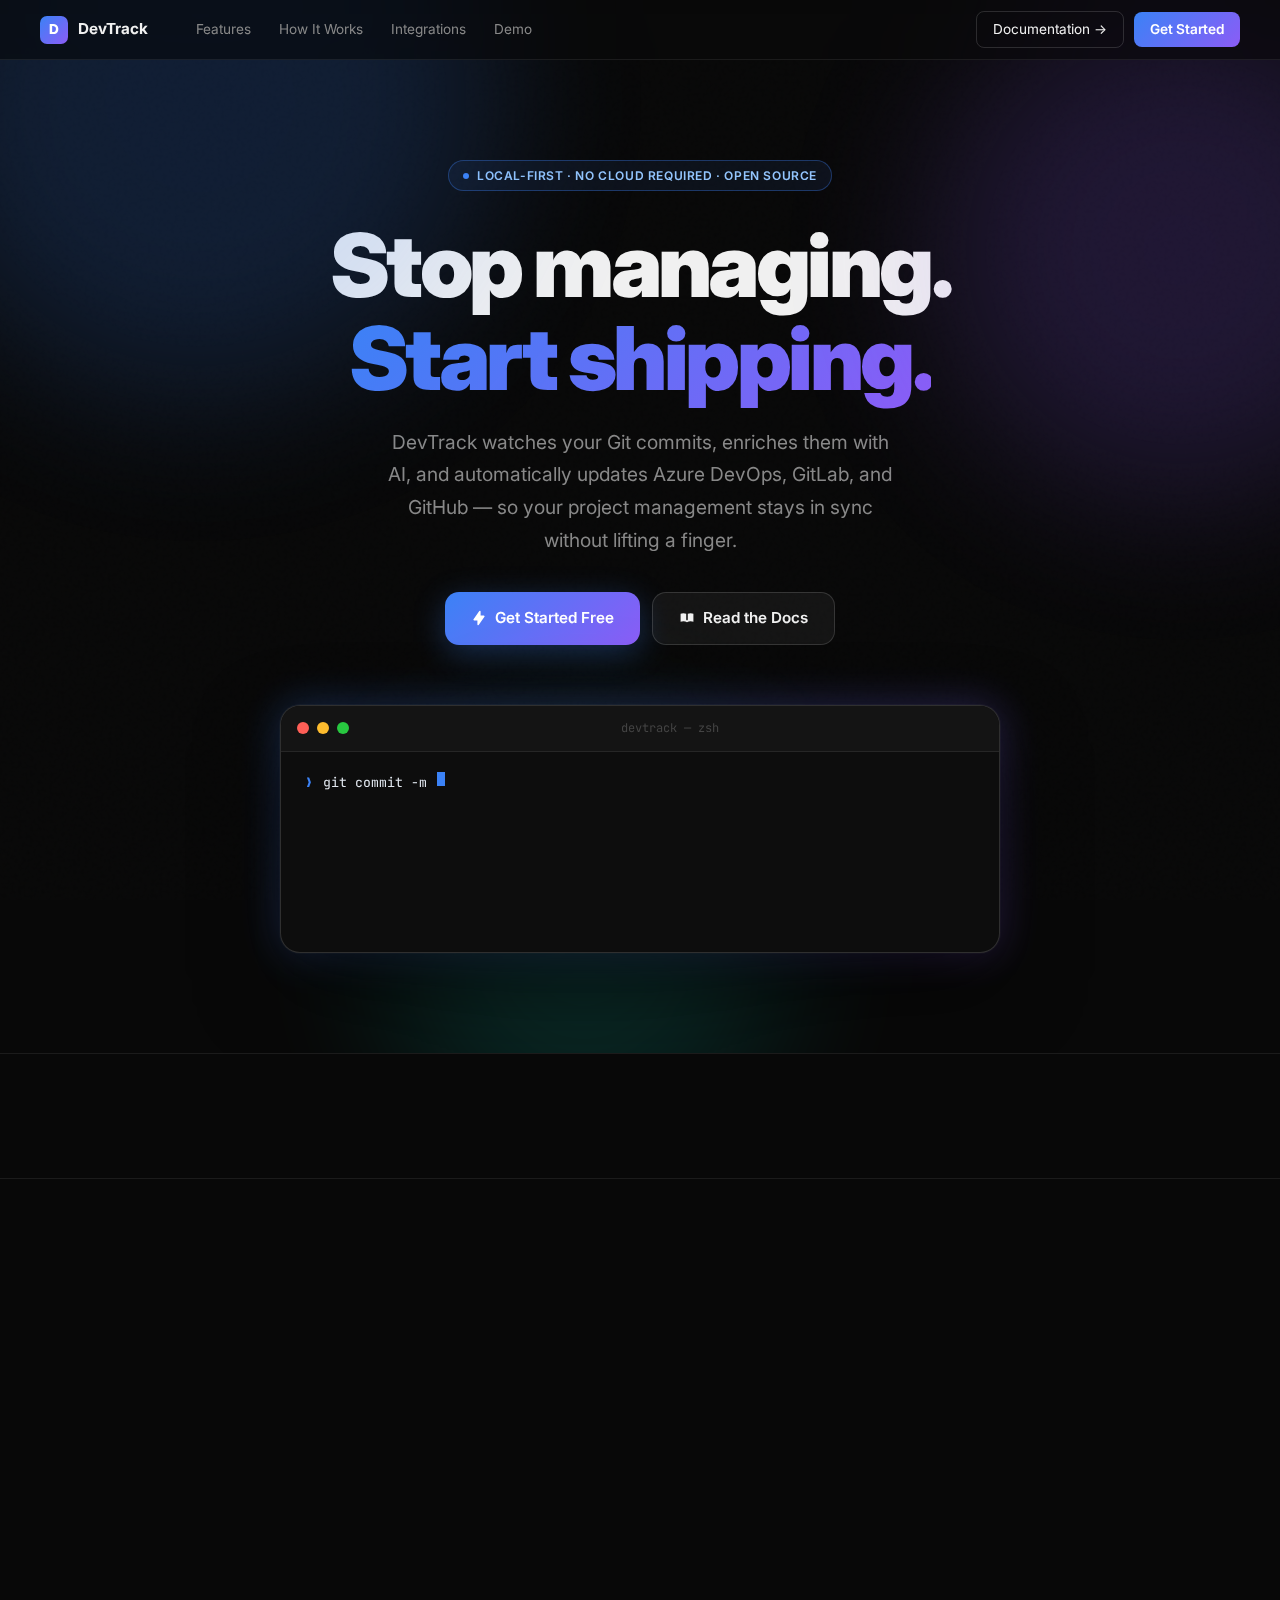
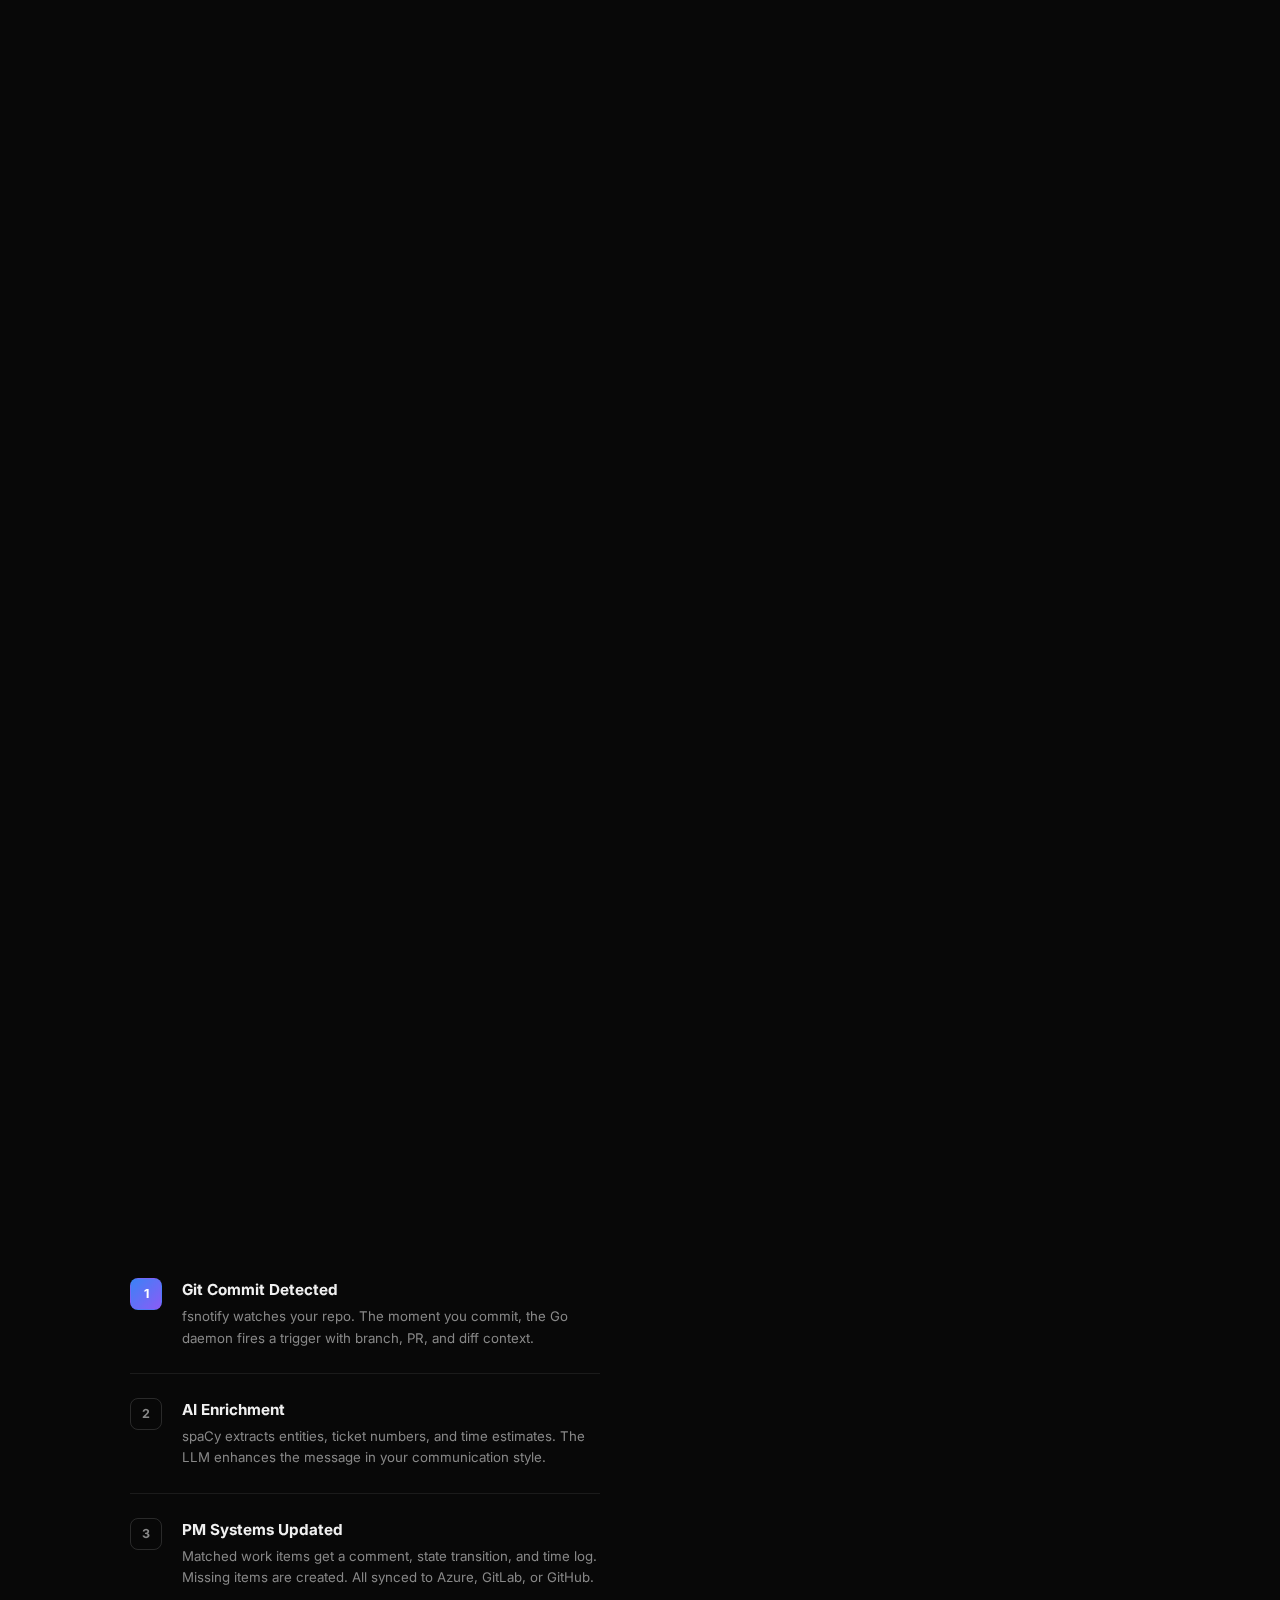
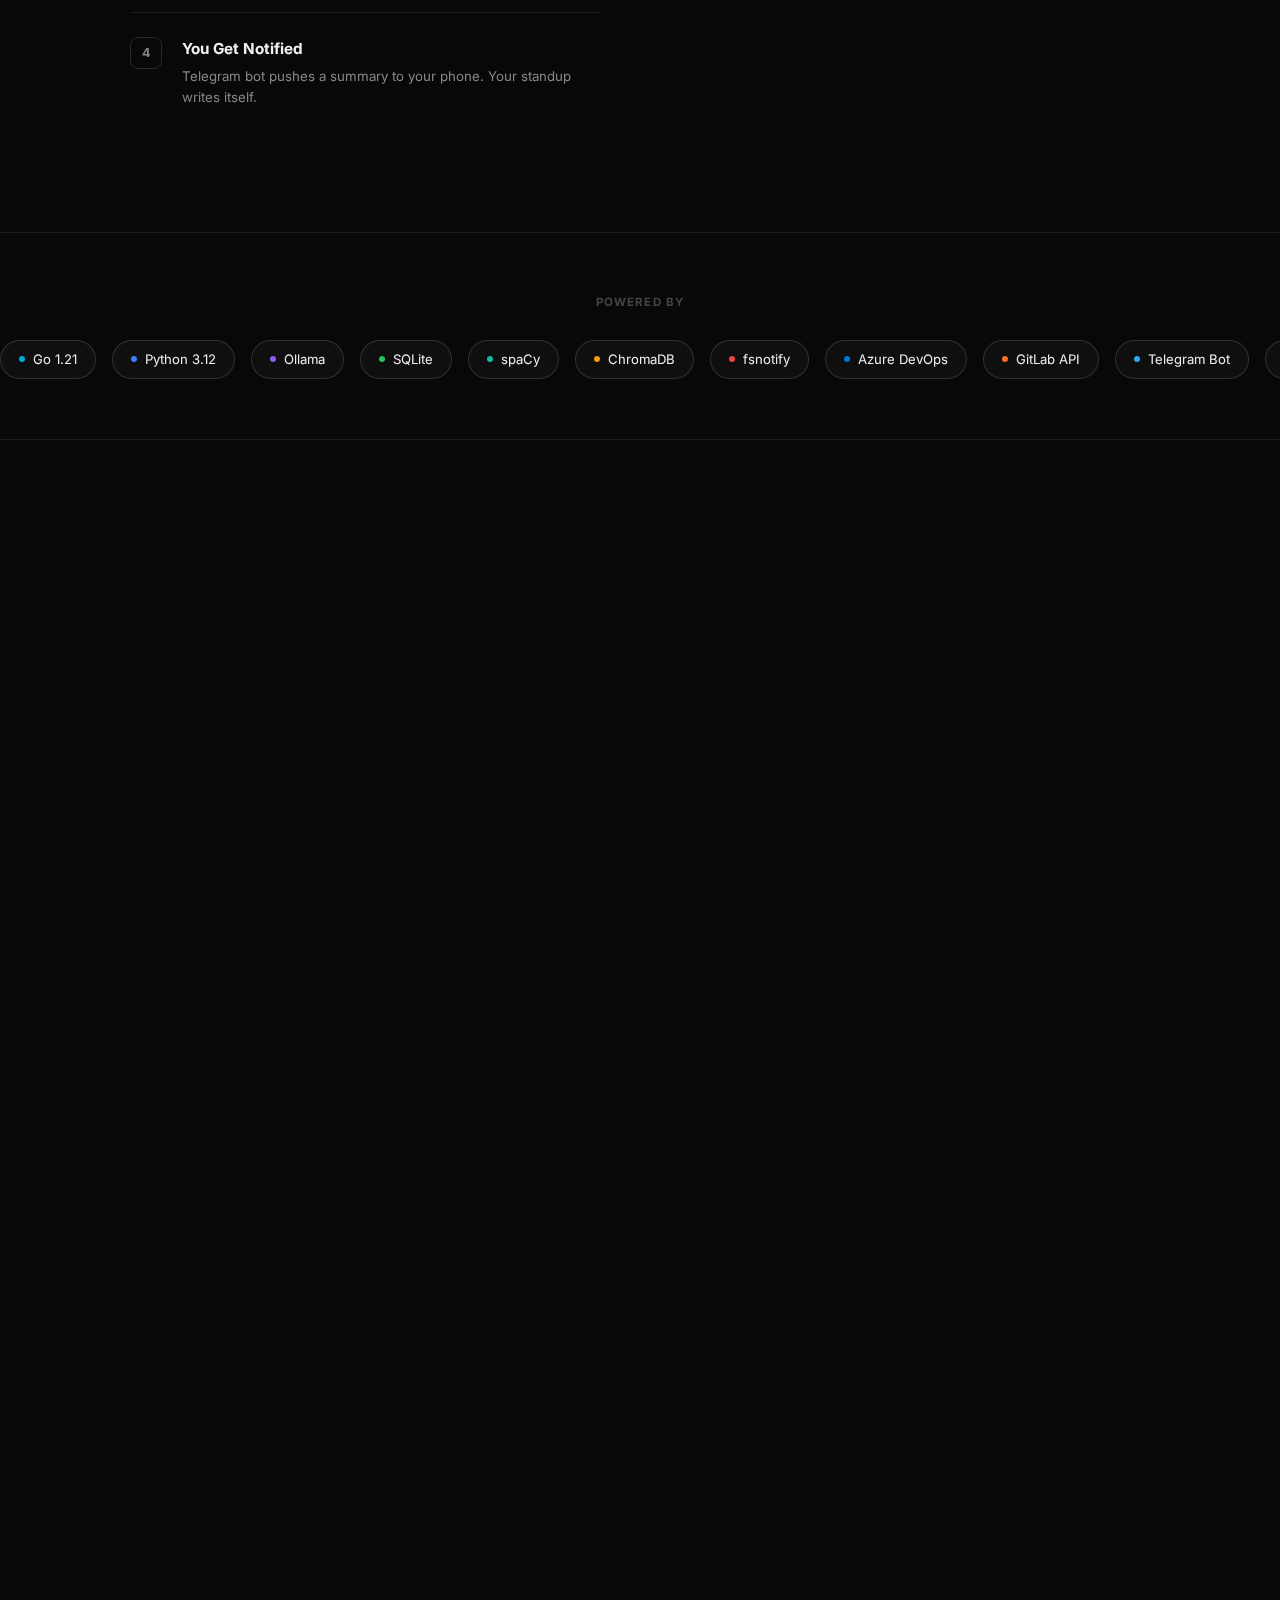
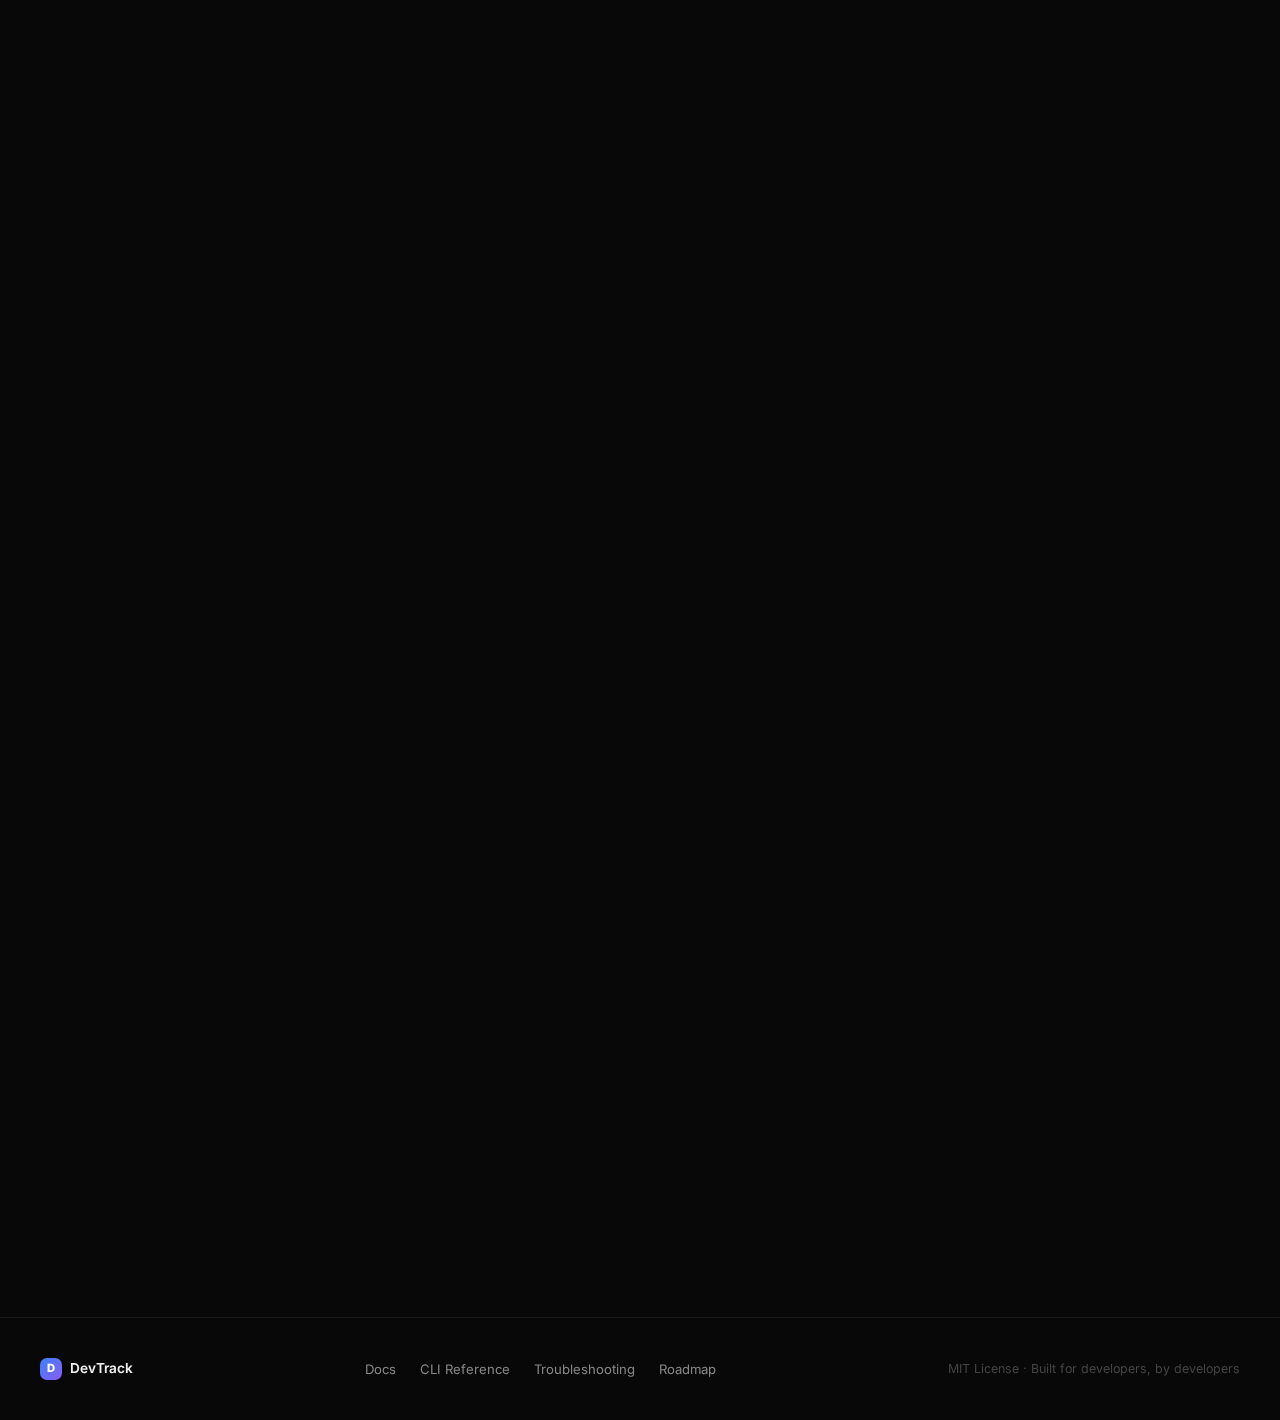
<file: wiki/landing.html>
<!DOCTYPE html>
<html lang="en">
<head>
  <meta charset="UTF-8" />
  <meta name="viewport" content="width=device-width, initial-scale=1.0" />
  <title>DevTrack — Developer Automation Platform</title>
  <link rel="preconnect" href="https://fonts.googleapis.com" />
  <link rel="preconnect" href="https://fonts.gstatic.com" crossorigin />
  <link href="https://fonts.googleapis.com/css2?family=Inter:wght@400;500;600;700;800;900&family=JetBrains+Mono:wght@400;500&display=swap" rel="stylesheet" />
  <style>
    /* ── Reset ───────────────────────────────────────────────────────── */
    *, *::before, *::after { box-sizing: border-box; margin: 0; padding: 0; }
    html { scroll-behavior: smooth; }

    :root {
      --sans: 'Inter', system-ui, sans-serif;
      --mono: 'JetBrains Mono', monospace;
      --bg: #080808;
      --bg1: #0f0f0f;
      --bg2: #161616;
      --bg3: #1e1e1e;
      --border: rgba(255,255,255,.08);
      --border2: rgba(255,255,255,.14);
      --text: #f0f0f0;
      --muted: #888;
      --faint: #444;
      --blue: #3b82f6;
      --violet: #8b5cf6;
      --teal: #14b8a6;
      --green: #22c55e;
      --amber: #f59e0b;
      --grad: linear-gradient(135deg, #3b82f6 0%, #8b5cf6 100%);
      --grad2: linear-gradient(135deg, #8b5cf6 0%, #14b8a6 100%);
      --radius: 8px;
      --radius-lg: 14px;
      --radius-xl: 20px;
      --glow: 0 0 60px rgba(59,130,246,.15);
    }

    body {
      font-family: var(--sans);
      background: var(--bg);
      color: var(--text);
      line-height: 1.6;
      -webkit-font-smoothing: antialiased;
      overflow-x: hidden;
    }

    /* ── Typography ──────────────────────────────────────────────────── */
    .grad-text {
      background: var(--grad);
      -webkit-background-clip: text;
      -webkit-text-fill-color: transparent;
      background-clip: text;
    }
    .grad-text2 {
      background: var(--grad2);
      -webkit-background-clip: text;
      -webkit-text-fill-color: transparent;
      background-clip: text;
    }

    /* ── Noise overlay ───────────────────────────────────────────────── */
    body::before {
      content: '';
      position: fixed; inset: 0; z-index: 0; pointer-events: none;
      background-image: url("data:image/svg+xml,%3Csvg viewBox='0 0 256 256' xmlns='http://www.w3.org/2000/svg'%3E%3Cfilter id='n'%3E%3CfeTurbulence type='fractalNoise' baseFrequency='0.9' numOctaves='4' stitchTiles='stitch'/%3E%3C/filter%3E%3Crect width='100%25' height='100%25' filter='url(%23n)' opacity='0.04'/%3E%3C/svg%3E");
      opacity: .4;
    }

    /* ── Glow orbs ───────────────────────────────────────────────────── */
    .orb {
      position: absolute; border-radius: 50%; pointer-events: none;
      filter: blur(80px); opacity: .18;
    }
    .orb-1 { width: 600px; height: 600px; background: var(--blue); top: -200px; left: -100px; }
    .orb-2 { width: 500px; height: 500px; background: var(--violet); top: 0; right: -150px; }
    .orb-3 { width: 400px; height: 400px; background: var(--teal); bottom: -100px; left: 30%; }

    /* ── Nav ─────────────────────────────────────────────────────────── */
    nav {
      position: fixed; top: 0; left: 0; right: 0; z-index: 999;
      height: 60px;
      display: flex; align-items: center;
      padding: 0 40px;
      background: rgba(8,8,8,.7);
      backdrop-filter: blur(20px) saturate(1.6);
      border-bottom: 1px solid var(--border);
      transition: background .3s;
    }
    .nav-brand { display: flex; align-items: center; gap: 10px; text-decoration: none; }
    .nav-logo {
      width: 28px; height: 28px; border-radius: 7px;
      background: var(--grad); display: flex; align-items: center;
      justify-content: center; font-weight: 800; font-size: .85rem;
      color: white;
    }
    .nav-name { font-weight: 700; font-size: .95rem; color: var(--text); }
    .nav-links { display: flex; gap: 28px; margin-left: 48px; }
    .nav-links a {
      font-size: .85rem; color: var(--muted); text-decoration: none;
      transition: color .15s;
    }
    .nav-links a:hover { color: var(--text); }
    .nav-right { margin-left: auto; display: flex; gap: 10px; align-items: center; }
    .btn-ghost {
      padding: 7px 16px; border-radius: var(--radius);
      border: 1px solid var(--border2); background: transparent;
      color: var(--text); font-family: var(--sans); font-size: .85rem;
      cursor: pointer; text-decoration: none; transition: all .15s;
    }
    .btn-ghost:hover { background: rgba(255,255,255,.06); border-color: rgba(255,255,255,.25); }
    .btn-primary {
      padding: 7px 16px; border-radius: var(--radius);
      background: var(--grad); color: white;
      font-family: var(--sans); font-size: .85rem; font-weight: 600;
      cursor: pointer; text-decoration: none; border: none;
      transition: opacity .15s, transform .1s;
    }
    .btn-primary:hover { opacity: .9; transform: translateY(-1px); }

    /* ── Hero ────────────────────────────────────────────────────────── */
    .hero {
      position: relative; overflow: hidden;
      padding: 160px 40px 100px;
      display: flex; flex-direction: column; align-items: center;
      text-align: center; min-height: 100vh;
    }
    .hero-badge {
      display: inline-flex; align-items: center; gap: 8px;
      padding: 5px 14px; border-radius: 99px;
      border: 1px solid rgba(59,130,246,.35);
      background: rgba(59,130,246,.08);
      font-size: .75rem; font-weight: 600; letter-spacing: .05em;
      text-transform: uppercase; color: #93c5fd;
      margin-bottom: 28px;
      animation: fadeSlideUp .6s ease both;
    }
    .hero-badge .dot {
      width: 6px; height: 6px; border-radius: 50%;
      background: var(--blue); animation: pulse 2s infinite;
    }
    @keyframes pulse {
      0%, 100% { opacity: 1; }
      50% { opacity: .3; }
    }

    .hero-title {
      font-size: clamp(2.8rem, 7vw, 5.5rem);
      font-weight: 900; line-height: 1.06;
      letter-spacing: -.04em;
      max-width: 900px;
      animation: fadeSlideUp .6s .1s ease both;
    }
    .hero-sub {
      font-size: clamp(1rem, 2.5vw, 1.2rem); color: var(--muted);
      max-width: 520px; margin: 20px auto 36px;
      line-height: 1.7;
      animation: fadeSlideUp .6s .2s ease both;
    }
    .hero-cta {
      display: flex; gap: 12px; flex-wrap: wrap; justify-content: center;
      animation: fadeSlideUp .6s .3s ease both;
    }
    .btn-hero {
      display: inline-flex; align-items: center; gap: 8px;
      padding: 13px 26px; border-radius: var(--radius-lg);
      font-family: var(--sans); font-size: .95rem; font-weight: 600;
      cursor: pointer; text-decoration: none; transition: all .15s;
    }
    .btn-hero-primary {
      background: var(--grad); color: white; border: none;
      box-shadow: 0 8px 32px rgba(59,130,246,.3);
    }
    .btn-hero-primary:hover { transform: translateY(-2px); box-shadow: 0 12px 40px rgba(59,130,246,.4); }
    .btn-hero-secondary {
      background: rgba(255,255,255,.05); color: var(--text);
      border: 1px solid var(--border2);
    }
    .btn-hero-secondary:hover { background: rgba(255,255,255,.09); border-color: rgba(255,255,255,.25); }

    /* ── Terminal ─────────────────────────────────────────────────────── */
    .hero-terminal-wrap {
      margin-top: 60px; width: 100%; max-width: 720px;
      animation: fadeSlideUp .7s .4s ease both;
      position: relative;
    }
    .hero-terminal-wrap::before {
      content: '';
      position: absolute; inset: -1px; border-radius: calc(var(--radius-xl) + 1px);
      background: var(--grad); opacity: .3; z-index: -1;
      filter: blur(20px);
    }
    .terminal {
      background: #0d0d0d; border: 1px solid var(--border2);
      border-radius: var(--radius-xl); overflow: hidden;
      box-shadow: 0 32px 80px rgba(0,0,0,.6), 0 0 0 1px rgba(255,255,255,.04);
    }
    .term-topbar {
      display: flex; align-items: center; gap: 8px;
      padding: 13px 16px; background: #141414;
      border-bottom: 1px solid var(--border);
    }
    .term-dot { width: 12px; height: 12px; border-radius: 50%; }
    .term-dot-r { background: #ff5f57; }
    .term-dot-y { background: #febc2e; }
    .term-dot-g { background: #28c840; }
    .term-title { margin-left: auto; margin-right: auto; font-family: var(--mono); font-size: .75rem; color: var(--faint); }
    .term-body { padding: 20px 24px; font-family: var(--mono); font-size: .82rem; line-height: 1.7; text-align: left; min-height: 200px; }
    .term-line { display: flex; gap: 10px; }
    .term-prompt { color: #3b82f6; font-weight: 500; flex-shrink: 0; }
    .term-cmd { color: #e2e8f0; }
    .term-out { color: var(--muted); padding-left: 0; }
    .term-success { color: #22c55e; }
    .term-info { color: #8b5cf6; }
    .term-warn { color: #f59e0b; }
    .term-cursor { display: inline-block; width: 8px; height: 14px; background: #3b82f6; animation: blink 1s infinite; vertical-align: middle; }
    @keyframes blink { 0%, 100% { opacity: 1; } 50% { opacity: 0; } }

    /* ── Animations ──────────────────────────────────────────────────── */
    @keyframes fadeSlideUp {
      from { opacity: 0; transform: translateY(20px); }
      to   { opacity: 1; transform: translateY(0); }
    }
    .reveal {
      opacity: 0; transform: translateY(24px);
      transition: opacity .6s ease, transform .6s ease;
    }
    .reveal.visible { opacity: 1; transform: translateY(0); }
    .reveal-delay-1 { transition-delay: .1s; }
    .reveal-delay-2 { transition-delay: .2s; }
    .reveal-delay-3 { transition-delay: .3s; }
    .reveal-delay-4 { transition-delay: .4s; }

    /* ── Section ─────────────────────────────────────────────────────── */
    section { position: relative; z-index: 1; }
    .container { max-width: 1100px; margin: 0 auto; padding: 0 40px; }
    .section-label {
      font-size: .72rem; font-weight: 700; letter-spacing: .1em;
      text-transform: uppercase; color: var(--blue);
      margin-bottom: 12px;
    }
    .section-title {
      font-size: clamp(1.8rem, 4vw, 2.8rem);
      font-weight: 800; letter-spacing: -.04em;
      line-height: 1.15;
    }
    .section-sub {
      font-size: 1rem; color: var(--muted); margin-top: 12px;
      max-width: 480px; line-height: 1.65;
    }

    /* ── Proof Strip ─────────────────────────────────────────────────── */
    .proof-strip {
      padding: 28px 40px;
      border-top: 1px solid var(--border);
      border-bottom: 1px solid var(--border);
      display: flex; justify-content: center; gap: 60px;
      flex-wrap: wrap;
    }
    .proof-item { text-align: center; }
    .proof-num { font-size: 1.8rem; font-weight: 800; letter-spacing: -.04em; }
    .proof-label { font-size: .78rem; color: var(--muted); margin-top: 2px; }

    /* ── Feature Grid ────────────────────────────────────────────────── */
    .features-section { padding: 100px 0; }
    .features-header { text-align: center; margin-bottom: 60px; }
    .features-header .section-sub { margin: 12px auto 0; }

    .features-grid {
      display: grid; grid-template-columns: repeat(3, 1fr);
      gap: 16px;
    }
    .feat-card {
      background: var(--bg1); border: 1px solid var(--border);
      border-radius: var(--radius-lg); padding: 28px;
      position: relative; overflow: hidden;
      transition: border-color .2s, transform .2s, box-shadow .2s;
      cursor: default;
    }
    .feat-card::before {
      content: ''; position: absolute;
      inset: 0; border-radius: inherit;
      background: var(--grad); opacity: 0;
      transition: opacity .2s;
    }
    .feat-card:hover { transform: translateY(-3px); border-color: rgba(59,130,246,.4); box-shadow: 0 12px 40px rgba(59,130,246,.1); }
    .feat-card:hover::before { opacity: .04; }
    .feat-card.large { grid-column: span 2; }
    .feat-icon {
      width: 40px; height: 40px; border-radius: 10px;
      display: flex; align-items: center; justify-content: center;
      font-size: 1.2rem; margin-bottom: 16px;
    }
    .feat-title { font-size: 1rem; font-weight: 700; margin-bottom: 8px; letter-spacing: -.02em; }
    .feat-desc { font-size: .85rem; color: var(--muted); line-height: 1.65; }
    .feat-tag {
      display: inline-block; margin-top: 12px;
      font-size: .7rem; font-weight: 600; letter-spacing: .05em;
      text-transform: uppercase; padding: 3px 9px; border-radius: 99px;
      border: 1px solid; opacity: .7;
    }

    /* ── How It Works ─────────────────────────────────────────────────── */
    .how-section { padding: 100px 0; }
    .how-inner { display: grid; grid-template-columns: 1fr 1fr; gap: 80px; align-items: center; }
    .how-steps { display: flex; flex-direction: column; gap: 0; }
    .how-step {
      display: flex; gap: 20px; padding: 24px 0;
      border-bottom: 1px solid var(--border);
      transition: all .15s; cursor: default;
    }
    .how-step:last-child { border-bottom: none; }
    .how-step-num {
      width: 32px; height: 32px; border-radius: 8px;
      display: flex; align-items: center; justify-content: center;
      font-size: .78rem; font-weight: 700; flex-shrink: 0;
      border: 1px solid var(--border2); color: var(--muted);
      transition: all .15s;
    }
    .how-step.active .how-step-num {
      background: var(--grad); border-color: transparent; color: white;
    }
    .how-step-body h4 { font-size: .95rem; font-weight: 700; margin-bottom: 4px; }
    .how-step-body p { font-size: .83rem; color: var(--muted); line-height: 1.6; }

    .how-visual {
      background: var(--bg1); border: 1px solid var(--border2);
      border-radius: var(--radius-xl); overflow: hidden;
      position: relative;
    }
    .how-visual::before {
      content: ''; position: absolute; inset: 0;
      background: radial-gradient(ellipse at 50% 0%, rgba(59,130,246,.1) 0%, transparent 70%);
    }

    /* ── Integrations ────────────────────────────────────────────────── */
    .integrations-section { padding: 100px 0; }
    .integrations-grid { display: grid; grid-template-columns: repeat(4, 1fr); gap: 12px; margin-top: 48px; }
    .integration-card {
      background: var(--bg1); border: 1px solid var(--border);
      border-radius: var(--radius-lg); padding: 24px 20px;
      text-align: center; transition: all .2s;
    }
    .integration-card:hover { border-color: var(--border2); background: var(--bg2); transform: translateY(-2px); }
    .integration-logo { font-size: 2rem; margin-bottom: 10px; }
    .integration-name { font-size: .88rem; font-weight: 600; }
    .integration-desc { font-size: .75rem; color: var(--muted); margin-top: 4px; }

    /* ── Marquee / Tech stack ────────────────────────────────────────── */
    .marquee-section { padding: 60px 0; overflow: hidden; border-top: 1px solid var(--border); border-bottom: 1px solid var(--border); }
    .marquee-label { text-align: center; font-size: .72rem; font-weight: 700; letter-spacing: .1em; text-transform: uppercase; color: var(--faint); margin-bottom: 28px; }
    .marquee-track { display: flex; gap: 16px; animation: marquee 30s linear infinite; width: max-content; }
    .marquee-track:hover { animation-play-state: paused; }
    @keyframes marquee { to { transform: translateX(-50%); } }
    .tech-pill {
      display: inline-flex; align-items: center; gap: 8px;
      padding: 8px 18px; border-radius: 99px;
      border: 1px solid var(--border2); background: var(--bg1);
      font-size: .82rem; white-space: nowrap;
      transition: border-color .15s;
    }
    .tech-pill:hover { border-color: var(--border2); }
    .tech-dot { width: 6px; height: 6px; border-radius: 50%; flex-shrink: 0; }

    /* ── Demo Section ────────────────────────────────────────────────── */
    .demo-section { padding: 100px 0; }
    .demo-grid { display: grid; grid-template-columns: 1fr 1fr; gap: 24px; margin-top: 48px; }
    .demo-item {
      background: var(--bg1); border: 1px solid var(--border);
      border-radius: var(--radius-lg); overflow: hidden;
    }
    .demo-item-header {
      display: flex; align-items: center; gap: 10px;
      padding: 14px 18px; border-bottom: 1px solid var(--border);
      background: var(--bg2);
    }
    .demo-item-icon { font-size: 1rem; }
    .demo-item-title { font-size: .85rem; font-weight: 600; }
    .demo-item-body { padding: 18px; font-family: var(--mono); font-size: .79rem; line-height: 1.75; color: var(--muted); }
    .demo-item-body .hl { color: var(--text); }
    .demo-item-body .ok { color: #22c55e; }
    .demo-item-body .info { color: #3b82f6; }
    .demo-item-body .warn { color: #f59e0b; }
    .demo-item-body .cmd { color: #8b5cf6; }

    /* ── Callout ─────────────────────────────────────────────────────── */
    .callout-section {
      padding: 100px 0;
    }
    .callout-box {
      background: var(--bg1); border: 1px solid var(--border2);
      border-radius: var(--radius-xl); padding: 64px;
      text-align: center; position: relative; overflow: hidden;
    }
    .callout-box::before {
      content: ''; position: absolute; inset: 0;
      background: radial-gradient(ellipse at 50% 0%, rgba(139,92,246,.12) 0%, transparent 60%);
    }
    .callout-box h2 { font-size: clamp(2rem, 4vw, 3rem); font-weight: 900; letter-spacing: -.04em; line-height: 1.1; position: relative; }
    .callout-box p { color: var(--muted); margin: 16px auto 36px; max-width: 440px; font-size: .95rem; line-height: 1.65; position: relative; }
    .callout-cta { display: flex; gap: 12px; justify-content: center; position: relative; }

    /* ── Footer ──────────────────────────────────────────────────────── */
    footer {
      padding: 40px; border-top: 1px solid var(--border);
      display: flex; align-items: center; justify-content: space-between;
      flex-wrap: wrap; gap: 16px;
    }
    footer .footer-brand { display: flex; align-items: center; gap: 8px; font-size: .85rem; font-weight: 600; }
    footer .footer-links { display: flex; gap: 24px; }
    footer .footer-links a { font-size: .82rem; color: var(--muted); text-decoration: none; transition: color .15s; }
    footer .footer-links a:hover { color: var(--text); }
    footer .footer-copy { font-size: .78rem; color: var(--faint); }

    /* ── Scrollbar ───────────────────────────────────────────────────── */
    ::-webkit-scrollbar { width: 6px; }
    ::-webkit-scrollbar-track { background: transparent; }
    ::-webkit-scrollbar-thumb { background: #222; border-radius: 99px; }

    /* ── Responsive ──────────────────────────────────────────────────── */
    @media (max-width: 900px) {
      nav { padding: 0 20px; }
      .nav-links { display: none; }
      .hero { padding: 120px 20px 80px; }
      .container { padding: 0 20px; }
      .features-grid { grid-template-columns: 1fr; }
      .feat-card.large { grid-column: auto; }
      .how-inner { grid-template-columns: 1fr; gap: 40px; }
      .integrations-grid { grid-template-columns: repeat(2, 1fr); }
      .demo-grid { grid-template-columns: 1fr; }
      .proof-strip { gap: 32px; }
      .callout-box { padding: 40px 24px; }
      footer { flex-direction: column; text-align: center; }
    }
  </style>
</head>
<body>

<!-- ── Nav ───────────────────────────────────────────────────────────────── -->
<nav id="navbar">
  <a class="nav-brand" href="#">
    <div class="nav-logo">D</div>
    <span class="nav-name">DevTrack</span>
  </a>
  <div class="nav-links">
    <a href="#features">Features</a>
    <a href="#how">How It Works</a>
    <a href="#integrations">Integrations</a>
    <a href="#demo">Demo</a>
  </div>
  <div class="nav-right">
    <a class="btn-ghost" href="index.html">Documentation →</a>
    <a class="btn-primary" href="index.html#QUICK_START">Get Started</a>
  </div>
</nav>

<!-- ── Hero ──────────────────────────────────────────────────────────────── -->
<section class="hero">
  <div class="orb orb-1"></div>
  <div class="orb orb-2"></div>
  <div class="orb orb-3"></div>

  <div class="hero-badge">
    <span class="dot"></span>
    Local-First · No Cloud Required · Open Source
  </div>

  <h1 class="hero-title">
    Stop managing.<br>
    <span class="grad-text">Start shipping.</span>
  </h1>

  <p class="hero-sub">
    DevTrack watches your Git commits, enriches them with AI, and automatically updates Azure DevOps, GitLab, and GitHub — so your project management stays in sync without lifting a finger.
  </p>

  <div class="hero-cta">
    <a class="btn-hero btn-hero-primary" href="index.html#QUICK_START">
      <svg width="16" height="16" viewBox="0 0 20 20" fill="currentColor"><path fill-rule="evenodd" d="M11.3 1.046A1 1 0 0112 2v5h4a1 1 0 01.82 1.573l-7 10A1 1 0 018 18v-5H4a1 1 0 01-.82-1.573l7-10a1 1 0 011.12-.38z" clip-rule="evenodd"/></svg>
      Get Started Free
    </a>
    <a class="btn-hero btn-hero-secondary" href="index.html">
      <svg width="16" height="16" viewBox="0 0 20 20" fill="currentColor"><path d="M9 4.804A7.968 7.968 0 005.5 4c-1.255 0-2.443.29-3.5.804v10A7.969 7.969 0 015.5 14c1.669 0 3.218.51 4.5 1.385A7.962 7.962 0 0114.5 14c1.255 0 2.443.29 3.5.804v-10A7.968 7.968 0 0014.5 4c-1.255 0-2.443.29-3.5.804V12a1 1 0 11-2 0V4.804z"/></svg>
      Read the Docs
    </a>
  </div>

  <div class="hero-terminal-wrap">
    <div class="terminal">
      <div class="term-topbar">
        <div class="term-dot term-dot-r"></div>
        <div class="term-dot term-dot-y"></div>
        <div class="term-dot term-dot-g"></div>
        <span class="term-title">devtrack — zsh</span>
      </div>
      <div class="term-body" id="termBody">
        <div class="term-line"><span class="term-prompt">❯</span><span class="term-cmd" id="termCmd"></span><span class="term-cursor" id="termCursor"></span></div>
        <div id="termOutput"></div>
      </div>
    </div>
  </div>
</section>

<!-- ── Proof Strip ────────────────────────────────────────────────────────── -->
<div class="proof-strip">
  <div class="proof-item reveal">
    <div class="proof-num grad-text">100%</div>
    <div class="proof-label">Local — your data stays on your machine</div>
  </div>
  <div class="proof-item reveal reveal-delay-1">
    <div class="proof-num grad-text">3+</div>
    <div class="proof-label">PM integrations (Azure, GitLab, GitHub)</div>
  </div>
  <div class="proof-item reveal reveal-delay-2">
    <div class="proof-num grad-text">0</div>
    <div class="proof-label">Manual status updates needed</div>
  </div>
  <div class="proof-item reveal reveal-delay-3">
    <div class="proof-num grad-text">∞</div>
    <div class="proof-label">Works offline, syncs when back online</div>
  </div>
</div>

<!-- ── Features ───────────────────────────────────────────────────────────── -->
<section class="features-section" id="features">
  <div class="container">
    <div class="features-header">
      <div class="section-label reveal">Everything you need</div>
      <h2 class="section-title reveal reveal-delay-1">Built for developers<br>too busy to do admin work</h2>
      <p class="section-sub reveal reveal-delay-2">DevTrack handles the gap between writing code and keeping your team in the loop — automatically.</p>
    </div>

    <div class="features-grid">

      <div class="feat-card large reveal">
        <div class="feat-icon" style="background:rgba(59,130,246,.12);">⚡</div>
        <div class="feat-title">Git-Aware Automation</div>
        <div class="feat-desc">Every commit you push is detected in real time. DevTrack extracts the ticket number, time, branch context, and PR info — then routes it through AI to update the right work item automatically. No copy-pasting.</div>
        <span class="feat-tag" style="color:#3b82f6;border-color:rgba(59,130,246,.3);">fsnotify · Go daemon</span>
      </div>

      <div class="feat-card reveal reveal-delay-1">
        <div class="feat-icon" style="background:rgba(139,92,246,.12);">🤖</div>
        <div class="feat-title">git-sage Agent</div>
        <div class="feat-desc">A local LLM-powered git agent that plans and executes complex operations autonomously — squash, rebase, resolve conflicts — with full undo support.</div>
        <span class="feat-tag" style="color:#8b5cf6;border-color:rgba(139,92,246,.3);">Ollama · local LLM</span>
      </div>

      <div class="feat-card reveal">
        <div class="feat-icon" style="background:rgba(20,184,166,.12);">🗂️</div>
        <div class="feat-title">PM Agent</div>
        <div class="feat-desc">Describe a feature in plain English. DevTrack decomposes it into Epics, Stories, and Tasks and creates them in Azure DevOps or GitLab — instantly.</div>
        <span class="feat-tag" style="color:#14b8a6;border-color:rgba(20,184,166,.3);">LLM decomposition</span>
      </div>

      <div class="feat-card reveal reveal-delay-1">
        <div class="feat-icon" style="background:rgba(34,197,94,.12);">📱</div>
        <div class="feat-title">Remote via Telegram</div>
        <div class="feat-desc">Full remote control from your phone. View work items, create tickets, trigger updates, read logs — all without opening your laptop.</div>
        <span class="feat-tag" style="color:#22c55e;border-color:rgba(34,197,94,.3);">Telegram bot</span>
      </div>

      <div class="feat-card reveal">
        <div class="feat-icon" style="background:rgba(245,158,11,.12);">🎨</div>
        <div class="feat-title">Talk Like You</div>
        <div class="feat-desc">Learns your communication style from Teams messages using RAG. Every AI-generated update sounds like you wrote it — not a bot.</div>
        <span class="feat-tag" style="color:#f59e0b;border-color:rgba(245,158,11,.3);">ChromaDB · spaCy</span>
      </div>

      <div class="feat-card reveal reveal-delay-1">
        <div class="feat-icon" style="background:rgba(239,68,68,.12);">🔌</div>
        <div class="feat-title">Offline-First</div>
        <div class="feat-desc">Everything runs locally. DevTrack queues commits and updates when you're offline and syncs when connectivity returns. No cloud dependency.</div>
        <span class="feat-tag" style="color:#ef4444;border-color:rgba(239,68,68,.3);">SQLite · store-and-forward</span>
      </div>

    </div>
  </div>
</section>

<!-- ── How It Works ───────────────────────────────────────────────────────── -->
<section class="how-section" id="how">
  <div class="container">
    <div class="how-inner">
      <div>
        <div class="section-label reveal">How it works</div>
        <h2 class="section-title reveal reveal-delay-1">From commit<br>to PM update<br><span class="grad-text2">in seconds.</span></h2>
        <p class="section-sub reveal reveal-delay-2" style="margin-bottom:36px;">The entire pipeline runs locally with no cloud in the loop.</p>

        <div class="how-steps" id="howSteps">
          <div class="how-step active" data-step="0">
            <div class="how-step-num">1</div>
            <div class="how-step-body">
              <h4>Git Commit Detected</h4>
              <p>fsnotify watches your repo. The moment you commit, the Go daemon fires a trigger with branch, PR, and diff context.</p>
            </div>
          </div>
          <div class="how-step" data-step="1">
            <div class="how-step-num">2</div>
            <div class="how-step-body">
              <h4>AI Enrichment</h4>
              <p>spaCy extracts entities, ticket numbers, and time estimates. The LLM enhances the message in your communication style.</p>
            </div>
          </div>
          <div class="how-step" data-step="2">
            <div class="how-step-num">3</div>
            <div class="how-step-body">
              <h4>PM Systems Updated</h4>
              <p>Matched work items get a comment, state transition, and time log. Missing items are created. All synced to Azure, GitLab, or GitHub.</p>
            </div>
          </div>
          <div class="how-step" data-step="3">
            <div class="how-step-num">4</div>
            <div class="how-step-body">
              <h4>You Get Notified</h4>
              <p>Telegram bot pushes a summary to your phone. Your standup writes itself.</p>
            </div>
          </div>
        </div>
      </div>

      <div class="how-visual reveal reveal-delay-2">
        <div class="terminal" style="border:none;border-radius:0;">
          <div class="term-topbar">
            <div class="term-dot term-dot-r"></div>
            <div class="term-dot term-dot-y"></div>
            <div class="term-dot term-dot-g"></div>
            <span class="term-title">devtrack pipeline</span>
          </div>
          <div class="term-body" id="pipelineBody" style="min-height:280px;">
          </div>
        </div>
      </div>
    </div>
  </div>
</section>

<!-- ── Marquee ────────────────────────────────────────────────────────────── -->
<div class="marquee-section">
  <div class="marquee-label">Powered by</div>
  <div class="marquee-track" id="marquee"></div>
</div>

<!-- ── Integrations ───────────────────────────────────────────────────────── -->
<section class="integrations-section" id="integrations">
  <div class="container">
    <div class="section-label reveal">Integrations</div>
    <h2 class="section-title reveal reveal-delay-1">Everything talks<br>to everything.</h2>
    <p class="section-sub reveal reveal-delay-2">Native integrations with the tools you already use. No middleware, no SaaS, no subscriptions.</p>

    <div class="integrations-grid">
      <div class="integration-card reveal">
        <div class="integration-logo">🔷</div>
        <div class="integration-name">Azure DevOps</div>
        <div class="integration-desc">Work items, sprints, state transitions, comments</div>
      </div>
      <div class="integration-card reveal reveal-delay-1">
        <div class="integration-logo">🦊</div>
        <div class="integration-name">GitLab</div>
        <div class="integration-desc">Issues, milestones, assignment poller, webhooks</div>
      </div>
      <div class="integration-card reveal reveal-delay-2">
        <div class="integration-logo">🐙</div>
        <div class="integration-name">GitHub</div>
        <div class="integration-desc">PRs, issues, review requests, comments</div>
      </div>
      <div class="integration-card reveal reveal-delay-3">
        <div class="integration-logo">📱</div>
        <div class="integration-name">Telegram</div>
        <div class="integration-desc">Remote control, notifications, /plan command</div>
      </div>
      <div class="integration-card reveal">
        <div class="integration-logo">🤖</div>
        <div class="integration-name">Ollama</div>
        <div class="integration-desc">Local LLM inference — no API keys needed</div>
      </div>
      <div class="integration-card reveal reveal-delay-1">
        <div class="integration-logo">🧠</div>
        <div class="integration-name">OpenAI / Groq</div>
        <div class="integration-desc">Cloud fallback when you need more power</div>
      </div>
      <div class="integration-card reveal reveal-delay-2">
        <div class="integration-logo">💬</div>
        <div class="integration-name">MS Teams</div>
        <div class="integration-desc">Style learning from your chat history</div>
      </div>
      <div class="integration-card reveal reveal-delay-3">
        <div class="integration-logo">📊</div>
        <div class="integration-name">SQLite</div>
        <div class="integration-desc">Local storage, offline queue, history</div>
      </div>
    </div>
  </div>
</section>

<!-- ── Demo ───────────────────────────────────────────────────────────────── -->
<section class="demo-section" id="demo">
  <div class="container">
    <div class="section-label reveal">See it in action</div>
    <h2 class="section-title reveal reveal-delay-1">A day in the life<br>with <span class="grad-text">DevTrack</span>.</h2>

    <div class="demo-grid">
      <div class="demo-item reveal">
        <div class="demo-item-header">
          <span class="demo-item-icon">⚡</span>
          <span class="demo-item-title">Smart Commit Messages</span>
        </div>
        <div class="demo-item-body">
<span class="cmd">$ devtrack git commit -m "fix auth"</span><br>
<span class="info">✦ Analyzing diff (23 lines, 2 files)...</span><br>
<span class="info">✦ Detected: PR #142 · branch: fix/oauth-loop</span><br>
<span class="info">✦ AI refining message...</span><br><br>
<span class="ok">✓ Suggested:</span> <span class="hl">"Fix OAuth redirect loop causing</span><br>
<span class="hl">  infinite reauth cycles (#142)"</span><br><br>
<span class="warn">  Accept [A] · Enhance [E] · Regen [R]: </span><span class="hl">A</span><br><br>
<span class="ok">✓ Committed · Azure PR #142 commented</span>
        </div>
      </div>

      <div class="demo-item reveal reveal-delay-1">
        <div class="demo-item-header">
          <span class="demo-item-icon">🤖</span>
          <span class="demo-item-title">git-sage Agent</span>
        </div>
        <div class="demo-item-body">
<span class="cmd">$ devtrack sage do "squash last 5 commits"</span><br>
<span class="warn">Mode: auto / review / suggest-only?</span> <span class="hl">auto</span><br><br>
<span class="info">→ Plan: git reset --soft HEAD~5</span><br>
<span class="info">         git commit -m "..."</span><br><br>
<span class="ok">✓ Step 1/2: reset complete (HEAD~5 saved)</span><br>
<span class="ok">✓ Step 2/2: new commit created</span><br><br>
<span class="hl">Done. Any follow-up questions? (5 remaining)</span>
        </div>
      </div>

      <div class="demo-item reveal">
        <div class="demo-item-header">
          <span class="demo-item-icon">🗂️</span>
          <span class="demo-item-title">PM Agent via Telegram</span>
        </div>
        <div class="demo-item-body">
<span class="hl">You:</span> /plan Build a payment processing system<br><br>
<span class="hl">Bot:</span> <span class="info">Platform? [Azure] [GitLab] [GitHub]</span><br>
<span class="hl">You:</span> Azure<br><br>
<span class="info">✦ Decomposing with LLM...</span><br>
<span class="ok">✓ 1 Epic · 4 Stories · 12 Tasks</span><br><br>
<span class="warn">Preview ready. Create all 17 items?</span><br>
<span class="hl">You:</span> Yes<br>
<span class="ok">✓ 17/17 items created in Azure DevOps</span>
        </div>
      </div>

      <div class="demo-item reveal reveal-delay-1">
        <div class="demo-item-header">
          <span class="demo-item-icon">🎨</span>
          <span class="demo-item-title">Personalized AI Updates</span>
        </div>
        <div class="demo-item-body">
<span class="cmd">$ devtrack test-response "completed auth module"</span><br><br>
<span class="info">✦ Loading style profile...</span><br>
<span class="info">✦ Retrieving 3 RAG examples...</span><br><br>
<span class="ok">Generated (in your voice):</span><br>
<span class="hl">"Wrapped up the auth module — JWT</span><br>
<span class="hl"> validation + refresh token rotation</span><br>
<span class="hl"> both done. Ready for review."</span><br><br>
<span class="warn">Matches your avg. message length ✓</span>
        </div>
      </div>
    </div>
  </div>
</section>

<!-- ── CTA ────────────────────────────────────────────────────────────────── -->
<section class="callout-section">
  <div class="container">
    <div class="callout-box reveal">
      <h2>Ready to stop doing<br><span class="grad-text">admin work manually?</span></h2>
      <p>Set up in 5 minutes. Runs locally. No accounts, no subscriptions, no privacy tradeoffs.</p>
      <div class="callout-cta">
        <a class="btn-hero btn-hero-primary" href="index.html#QUICK_START">
          Start in 5 minutes →
        </a>
        <a class="btn-hero btn-hero-secondary" href="index.html#ARCHITECTURE">
          See the architecture
        </a>
      </div>
    </div>
  </div>
</section>

<!-- ── Footer ─────────────────────────────────────────────────────────────── -->
<footer>
  <div class="footer-brand">
    <div class="nav-logo" style="width:22px;height:22px;font-size:.7rem;">D</div>
    DevTrack
  </div>
  <div class="footer-links">
    <a href="index.html">Docs</a>
    <a href="index.html#CLI_REFERENCE">CLI Reference</a>
    <a href="index.html#TROUBLESHOOTING">Troubleshooting</a>
    <a href="index.html#VISION">Roadmap</a>
  </div>
  <div class="footer-copy">MIT License · Built for developers, by developers</div>
</footer>

<script>
// ── Terminal typewriter ───────────────────────────────────────────────────────
const sequences = [
  {
    cmd: 'git commit -m "fix auth redirect"',
    lines: [
      { text: '✦ Detected PR #142 · branch: fix/oauth-loop', cls: 'term-info', delay: 600 },
      { text: '✦ AI enhancing message...', cls: 'term-info', delay: 1000 },
      { text: '✓ "Fix OAuth redirect loop on token expiry"', cls: 'term-success', delay: 1500 },
      { text: '  Accept [A] · Enhance [E] · Regen [R]: A', cls: 'term-warn', delay: 2000 },
      { text: '✓ Committed · Azure DevOps PR #142 updated', cls: 'term-success', delay: 2600 },
    ]
  },
  {
    cmd: 'devtrack gitlab-list --state opened',
    lines: [
      { text: '#88  Fix login timeout   [In Progress]', cls: 'term-out', delay: 400 },
      { text: '#91  Add dark mode        [To Do]', cls: 'term-out', delay: 600 },
      { text: '#95  Perf: reduce bundle  [To Do]', cls: 'term-out', delay: 800 },
    ]
  },
  {
    cmd: 'devtrack sage ask "how many commits since main?"',
    lines: [
      { text: '✦ Checking git log...', cls: 'term-info', delay: 400 },
      { text: '  7 commits ahead of main', cls: 'term-success', delay: 900 },
      { text: '  Latest: "Fix OAuth redirect loop on token expiry"', cls: 'term-out', delay: 1100 },
    ]
  },
];

let seqIdx = 0;
const cmdEl = document.getElementById('termCmd');
const cursorEl = document.getElementById('termCursor');
const outputEl = document.getElementById('termOutput');

function typeSequence(seq) {
  cmdEl.textContent = '';
  outputEl.innerHTML = '';
  const cmd = seq.cmd;
  let i = 0;
  const type = () => {
    if (i < cmd.length) {
      cmdEl.textContent += cmd[i++];
      setTimeout(type, 38 + Math.random() * 20);
    } else {
      cursorEl.style.display = 'none';
      seq.lines.forEach(line => {
        setTimeout(() => {
          const div = document.createElement('div');
          div.className = 'term-line';
          div.innerHTML = `<span class="${line.cls}">${line.text}</span>`;
          div.style.opacity = '0';
          div.style.transform = 'translateY(4px)';
          div.style.transition = 'opacity .3s, transform .3s';
          outputEl.appendChild(div);
          requestAnimationFrame(() => {
            div.style.opacity = '1';
            div.style.transform = 'translateY(0)';
          });
        }, line.delay);
      });
      const totalDelay = seq.lines.reduce((m, l) => Math.max(m, l.delay), 0) + 2400;
      setTimeout(() => {
        outputEl.innerHTML = '';
        cmdEl.textContent = '';
        cursorEl.style.display = 'inline-block';
        seqIdx = (seqIdx + 1) % sequences.length;
        setTimeout(() => typeSequence(sequences[seqIdx]), 300);
      }, totalDelay);
    }
  };
  setTimeout(type, 400);
}

typeSequence(sequences[0]);

// ── Pipeline terminal ─────────────────────────────────────────────────────────
const pipelineLines = [
  { text: '$ git commit -m "add payment gateway"', cls: 'term-cmd', delay: 0 },
  { text: '', delay: 200 },
  { text: '[git_monitor] commit detected', cls: 'term-info', delay: 600 },
  { text: '[ipc] → python_bridge: commit_trigger', cls: 'term-out', delay: 1000 },
  { text: '[nlp] extracting entities...', cls: 'term-info', delay: 1400 },
  { text: '[nlp] ticket: PROJ-88, time: 2h', cls: 'term-success', delay: 1800 },
  { text: '[llm] enhancing message (ollama)...', cls: 'term-info', delay: 2200 },
  { text: '[llm] personalization: 3 RAG examples', cls: 'term-info', delay: 2600 },
  { text: '[azure] matching work item...', cls: 'term-info', delay: 3000 },
  { text: '[azure] → PROJ-88 found: "Payment API"', cls: 'term-success', delay: 3400 },
  { text: '[azure] commenting + transitioning state', cls: 'term-info', delay: 3800 },
  { text: '[azure] ✓ In Progress → Active', cls: 'term-success', delay: 4200 },
  { text: '[telegram] ✓ notification sent', cls: 'term-success', delay: 4600 },
  { text: '', delay: 5000 },
  { text: '✓ Pipeline complete (4.8s)', cls: 'term-success', delay: 5200 },
];

const pipelineBody = document.getElementById('pipelineBody');
let pipelineRunning = false;

function runPipeline() {
  if (pipelineRunning) return;
  pipelineRunning = true;
  pipelineBody.innerHTML = '';

  pipelineLines.forEach(line => {
    setTimeout(() => {
      if (!line.text) { pipelineBody.appendChild(document.createElement('br')); return; }
      const div = document.createElement('div');
      div.className = 'term-line';
      div.innerHTML = `<span class="${line.cls}">${line.text}</span>`;
      div.style.opacity = '0';
      div.style.transition = 'opacity .25s';
      pipelineBody.appendChild(div);
      requestAnimationFrame(() => div.style.opacity = '1');
    }, line.delay);
  });

  setTimeout(() => {
    pipelineRunning = false;
    setTimeout(runPipeline, 3000);
  }, pipelineLines[pipelineLines.length - 1].delay + 3000);
}

// Start pipeline when section scrolls into view
const pipelineObs = new IntersectionObserver(entries => {
  entries.forEach(e => { if (e.isIntersecting) runPipeline(); });
}, { threshold: .3 });
pipelineObs.observe(document.querySelector('.how-visual'));

// ── How steps cycling ──────────────────────────────────────────────────────────
let howStep = 0;
const steps = document.querySelectorAll('.how-step');
setInterval(() => {
  steps.forEach(s => s.classList.remove('active'));
  howStep = (howStep + 1) % steps.length;
  steps[howStep].classList.add('active');
}, 2200);

// ── Marquee ───────────────────────────────────────────────────────────────────
const techs = [
  { label: 'Go 1.21',        color: '#00add8' },
  { label: 'Python 3.12',    color: '#3b82f6' },
  { label: 'Ollama',         color: '#8b5cf6' },
  { label: 'SQLite',         color: '#22c55e' },
  { label: 'spaCy',          color: '#14b8a6' },
  { label: 'ChromaDB',       color: '#f59e0b' },
  { label: 'fsnotify',       color: '#ef4444' },
  { label: 'Azure DevOps',   color: '#0078d4' },
  { label: 'GitLab API',     color: '#fc6d26' },
  { label: 'Telegram Bot',   color: '#2aabee' },
  { label: 'OpenAI SDK',     color: '#10b981' },
  { label: 'FastAPI',        color: '#8b5cf6' },
  { label: 'robfig/cron',    color: '#f59e0b' },
  { label: 'MS Graph',       color: '#0078d4' },
  { label: 'uv',             color: '#6366f1' },
];
const marquee = document.getElementById('marquee');
// Duplicate for infinite loop
[...techs, ...techs].forEach(t => {
  const pill = document.createElement('div');
  pill.className = 'tech-pill';
  pill.innerHTML = `<span class="tech-dot" style="background:${t.color}"></span>${t.label}`;
  marquee.appendChild(pill);
});

// ── Scroll reveal ──────────────────────────────────────────────────────────────
const revealObs = new IntersectionObserver(entries => {
  entries.forEach(e => { if (e.isIntersecting) e.target.classList.add('visible'); });
}, { threshold: .1 });
document.querySelectorAll('.reveal').forEach(el => revealObs.observe(el));

// ── Nav scroll tint ────────────────────────────────────────────────────────────
window.addEventListener('scroll', () => {
  const nav = document.getElementById('navbar');
  nav.style.background = window.scrollY > 20
    ? 'rgba(8,8,8,.92)' : 'rgba(8,8,8,.7)';
}, { passive: true });
</script>
</body>
</html>
</file>
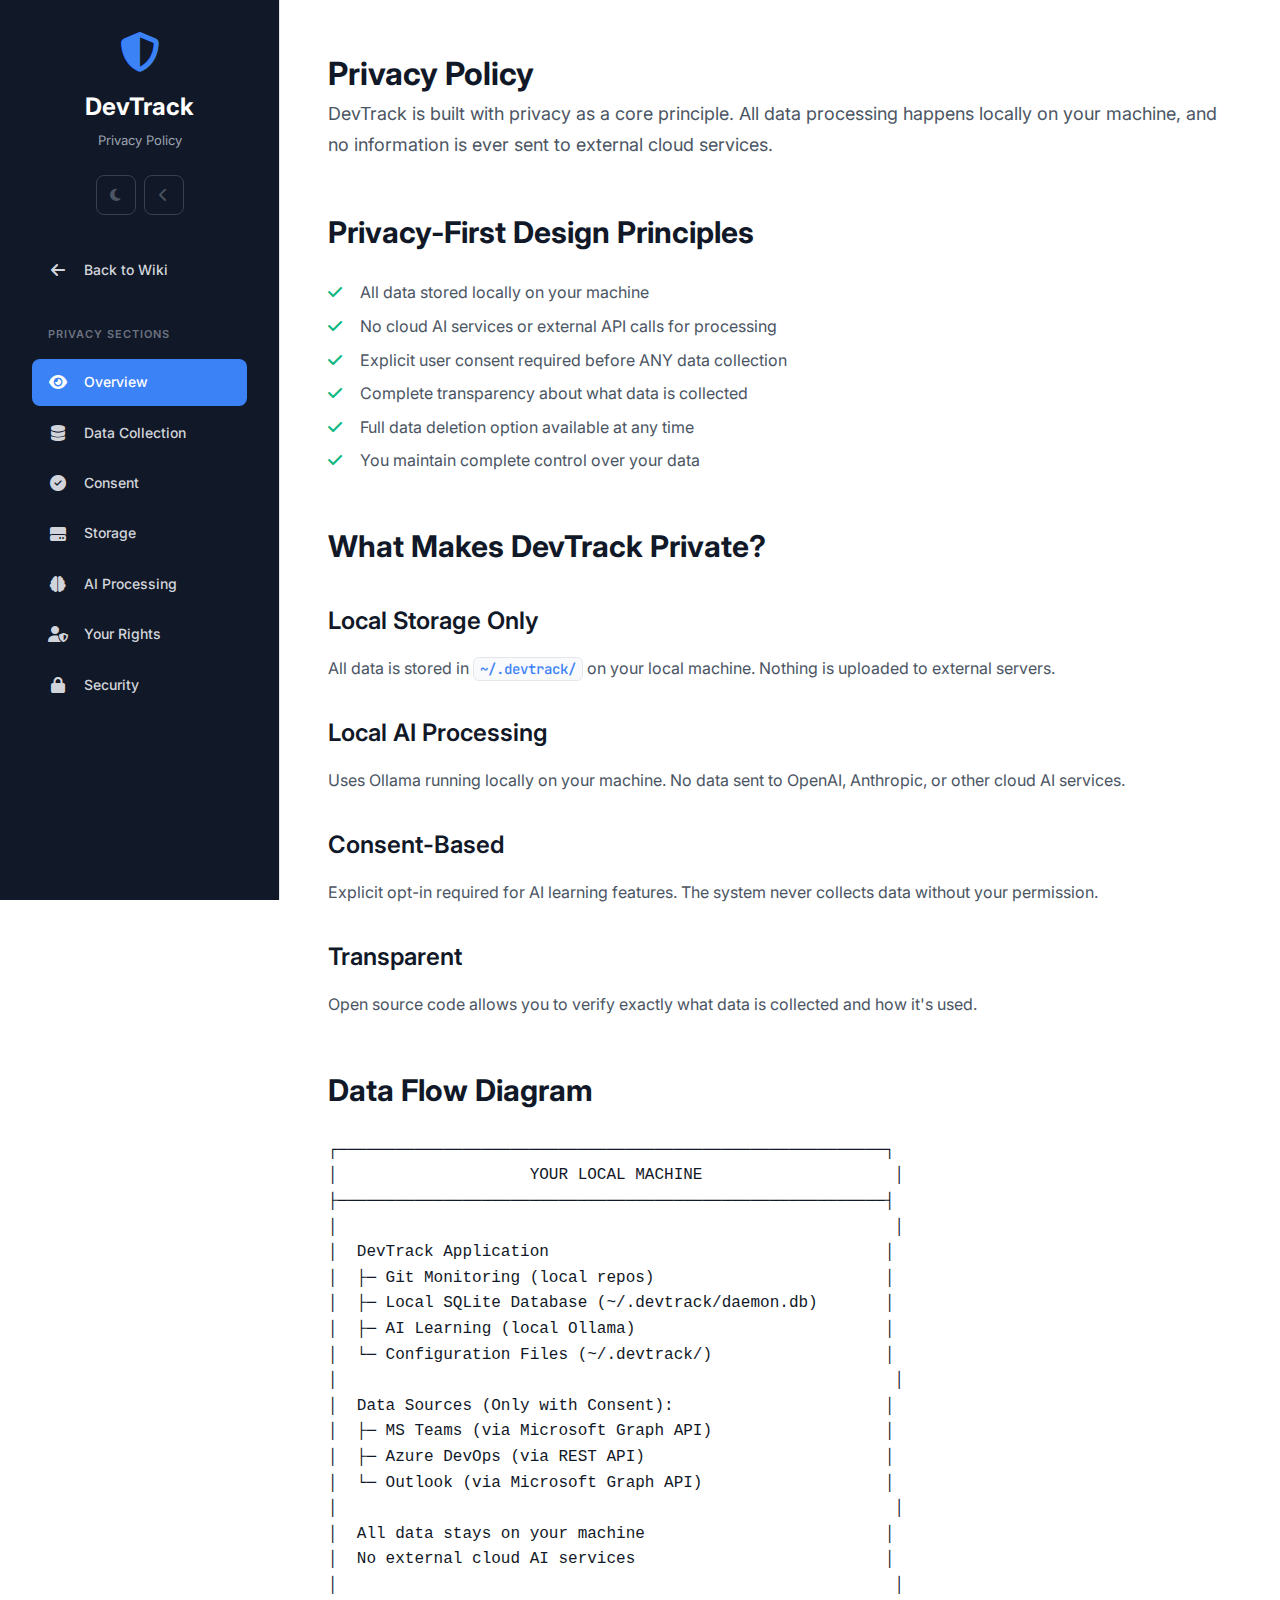
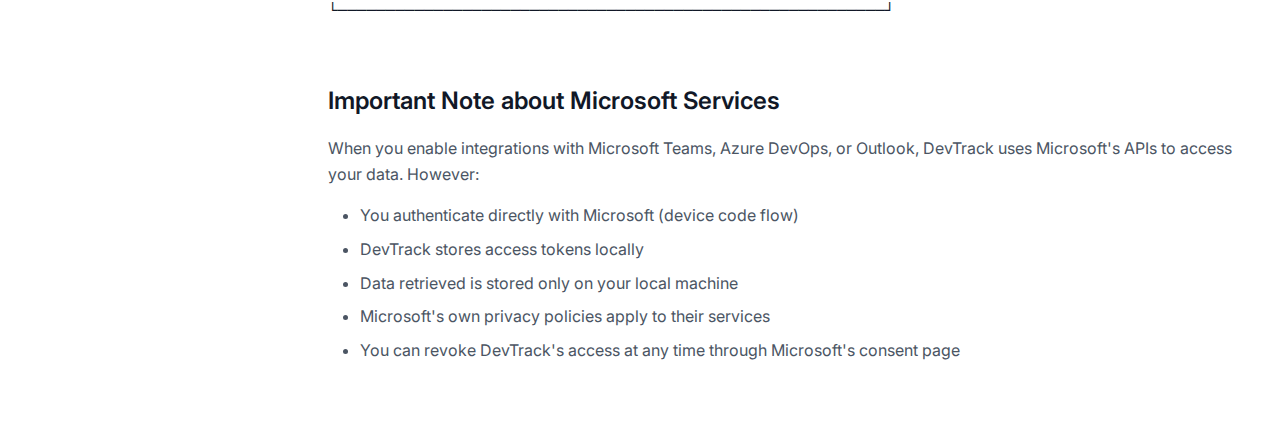
<file: wiki/privacy.html>
<!DOCTYPE html>
<html lang="en">

<head>
    <meta charset="UTF-8">
    <meta name="viewport" content="width=device-width, initial-scale=1.0">
    <title>Privacy Policy - DevTrack</title>
    <link rel="stylesheet" href="assets/style.css">
    <link rel="preconnect" href="https://fonts.googleapis.com">
    <link rel="preconnect" href="https://fonts.gstatic.com" crossorigin>
    <link
        href="https://fonts.googleapis.com/css2?family=Inter:wght@300;400;500;600;700&family=JetBrains+Mono:wght@400;500&display=swap"
        rel="stylesheet">
    <link rel="stylesheet" href="https://cdnjs.cloudflare.com/ajax/libs/font-awesome/6.5.1/css/all.min.css">
</head>

<body>
    <!-- Sidebar Toggle Button -->
    <button class="sidebar-toggle" id="sidebarToggle" aria-label="Toggle Sidebar">
        <i class="fas fa-bars"></i>
    </button>

    <div class="sidebar" id="sidebar">
        <div class="sidebar-header">
            <div class="logo">
                <div class="logo-icon"><i class="fas fa-shield-alt"></i></div>
                <h1>DevTrack</h1>
                <p class="tagline">Privacy Policy</p>
            </div>

            <div class="sidebar-controls">
                <button class="control-btn" id="darkModeToggle" aria-label="Toggle Dark Mode" title="Toggle Dark Mode">
                    <i class="fas fa-moon"></i>
                </button>
                <button class="control-btn sidebar-collapse" id="sidebarCollapse" aria-label="Collapse Sidebar"
                    title="Collapse Sidebar">
                    <i class="fas fa-chevron-left"></i>
                </button>
            </div>
        </div>

        <nav class="nav-menu">
            <a href="index.html" class="nav-item">
                <i class="nav-icon fas fa-arrow-left"></i> <span class="nav-text">Back to Wiki</span>
            </a>

            <div class="nav-section">
                <div class="nav-section-title">Privacy Sections</div>
                <a href="#overview" class="nav-item active" data-tab="overview">
                    <i class="nav-icon fas fa-eye"></i> <span class="nav-text">Overview</span>
                </a>
                <a href="#data-collection" class="nav-item" data-tab="data-collection">
                    <i class="nav-icon fas fa-database"></i> <span class="nav-text">Data Collection</span>
                </a>
                <a href="#consent" class="nav-item" data-tab="consent">
                    <i class="nav-icon fas fa-check-circle"></i> <span class="nav-text">Consent</span>
                </a>
                <a href="#storage" class="nav-item" data-tab="storage">
                    <i class="nav-icon fas fa-hdd"></i> <span class="nav-text">Storage</span>
                </a>
                <a href="#ai-processing" class="nav-item" data-tab="ai-processing">
                    <i class="nav-icon fas fa-brain"></i> <span class="nav-text">AI Processing</span>
                </a>
                <a href="#user-rights" class="nav-item" data-tab="user-rights">
                    <i class="nav-icon fas fa-user-shield"></i> <span class="nav-text">Your Rights</span>
                </a>
                <a href="#security" class="nav-item" data-tab="security">
                    <i class="nav-icon fas fa-lock"></i> <span class="nav-text">Security</span>
                </a>
            </div>
        </nav>
    </div>

    <div class="main-content">
        <div class="content-wrapper">

            <!-- Overview Tab -->
            <section id="overview" class="tab-content active">
                <h1>Privacy Policy</h1>
                <p class="lead">DevTrack is built with privacy as a core principle. All data processing happens locally
                    on your machine, and no information is ever sent to external cloud services.</p>

                <div class="privacy-highlight">
                    <h2>Privacy-First Design Principles</h2>
                    <ul class="check-list">
                        <li>All data stored locally on your machine</li>
                        <li>No cloud AI services or external API calls for processing</li>
                        <li>Explicit user consent required before ANY data collection</li>
                        <li>Complete transparency about what data is collected</li>
                        <li>Full data deletion option available at any time</li>
                        <li>You maintain complete control over your data</li>
                    </ul>
                </div>

                <h2>What Makes DevTrack Private?</h2>
                <div class="info-grid">
                    <div class="info-card">
                        <h3>Local Storage Only</h3>
                        <p>All data is stored in <code>~/.devtrack/</code> on your local machine. Nothing is uploaded to
                            external servers.</p>
                    </div>
                    <div class="info-card">
                        <h3>Local AI Processing</h3>
                        <p>Uses Ollama running locally on your machine. No data sent to OpenAI, Anthropic, or other
                            cloud AI services.</p>
                    </div>
                    <div class="info-card">
                        <h3>Consent-Based</h3>
                        <p>Explicit opt-in required for AI learning features. The system never collects data without
                            your permission.</p>
                    </div>
                    <div class="info-card">
                        <h3>Transparent</h3>
                        <p>Open source code allows you to verify exactly what data is collected and how it's used.</p>
                    </div>
                </div>

                <h2>Data Flow Diagram</h2>
                <div class="architecture-diagram">
                    <pre>
┌─────────────────────────────────────────────────────────┐
│                    YOUR LOCAL MACHINE                    │
├─────────────────────────────────────────────────────────┤
│                                                          │
│  DevTrack Application                                   │
│  ├─ Git Monitoring (local repos)                        │
│  ├─ Local SQLite Database (~/.devtrack/daemon.db)       │
│  ├─ AI Learning (local Ollama)                          │
│  └─ Configuration Files (~/.devtrack/)                  │
│                                                          │
│  Data Sources (Only with Consent):                      │
│  ├─ MS Teams (via Microsoft Graph API)                  │
│  ├─ Azure DevOps (via REST API)                         │
│  └─ Outlook (via Microsoft Graph API)                   │
│                                                          │
│  All data stays on your machine                         │
│  No external cloud AI services                          │
│                                                          │
└─────────────────────────────────────────────────────────┘
                    </pre>
                </div>

                <div class="warning-box">
                    <h3>Important Note about Microsoft Services</h3>
                    <p>When you enable integrations with Microsoft Teams, Azure DevOps, or Outlook, DevTrack uses
                        Microsoft's APIs to access your data. However:</p>
                    <ul>
                        <li>You authenticate directly with Microsoft (device code flow)</li>
                        <li>DevTrack stores access tokens locally</li>
                        <li>Data retrieved is stored only on your local machine</li>
                        <li>Microsoft's own privacy policies apply to their services</li>
                        <li>You can revoke DevTrack's access at any time through Microsoft's consent page</li>
                    </ul>
                </div>
            </section>

            <!-- Data Collection Tab -->
            <section id="data-collection" class="tab-content">
                <h1>What Data is Collected</h1>

                <h2>Core Functionality (No Consent Required)</h2>
                <p>These features run automatically and are essential for DevTrack's operation:</p>

                <h3>Git Activity Monitoring</h3>
                <ul>
                    <li><strong>Commit hashes:</strong> To identify unique commits</li>
                    <li><strong>Commit messages:</strong> To understand what work was done</li>
                    <li><strong>Author information:</strong> Your Git username and email</li>
                    <li><strong>Timestamps:</strong> When commits were made</li>
                    <li><strong>Changed files:</strong> List of files modified in each commit</li>
                    <li><strong>Branch names:</strong> To track which branch you're working on</li>
                </ul>
                <p><em>Storage:</em> <code>~/.devtrack/daemon.db</code> (SQLite database)</p>

                <h3>Task and Time Tracking</h3>
                <ul>
                    <li><strong>Task descriptions:</strong> What you tell DevTrack you're working on</li>
                    <li><strong>Time entries:</strong> When you start/stop work on tasks</li>
                    <li><strong>Project associations:</strong> Which project each task belongs to</li>
                    <li><strong>Status updates:</strong> Task progress and completion status</li>
                </ul>
                <p><em>Storage:</em> <code>~/.devtrack/daemon.db</code></p>

                <h3>Configuration Data</h3>
                <ul>
                    <li><strong>Repository paths:</strong> Where your Git repos are located</li>
                    <li><strong>Work hours preferences:</strong> Your configured work schedule</li>
                    <li><strong>Notification settings:</strong> How you want to receive reports</li>
                    <li><strong>Integration credentials:</strong> API tokens (stored encrypted)</li>
                </ul>
                <p><em>Storage:</em> <code>~/.devtrack/config.yaml</code></p>

                <h2>Personalized AI Learning (Explicit Consent Required)</h2>
                <p>These features are <strong>opt-in only</strong> and require your explicit consent:</p>

                <h3>Communication Samples</h3>
                <p><strong>Only collected if you run:</strong> <code>devtrack enable-learning</code></p>
                <ul>
                    <li><strong>MS Teams Messages:</strong> Chat messages where you responded to someone (last 30 days)
                    </li>
                    <li><strong>Azure DevOps Comments:</strong> Your comments on work items and discussions</li>
                    <li><strong>Outlook Emails:</strong> Your sent emails and replies (extracting only your written
                        content)</li>
                </ul>
                <p><em>Storage:</em> <code>~/.devtrack/learning/samples.json</code></p>

                <h3>Communication Analysis</h3>
                <p>Derived from your communication samples:</p>
                <ul>
                    <li><strong>Writing style metrics:</strong> Average sentence length, formality level, tone</li>
                    <li><strong>Common phrases:</strong> Words and phrases you frequently use</li>
                    <li><strong>Response patterns:</strong> How you typically respond to different types of messages
                    </li>
                    <li><strong>Greetings and sign-offs:</strong> Your typical email/chat openings and closings</li>
                </ul>
                <p><em>Storage:</em> <code>~/.devtrack/learning/profile.json</code></p>

                <h2>What is NOT Collected</h2>
                <ul class="check-list">
                    <li>Passwords or sensitive credentials (tokens are encrypted)</li>
                    <li>File contents from your Git repositories</li>
                    <li>Screen recordings or keylogging data</li>
                    <li>Browsing history or application usage outside DevTrack</li>
                    <li>Personal files unrelated to development work</li>
                    <li>Any data from apps other than Git, Teams, Azure DevOps, Outlook</li>
                </ul>
            </section>

            <!-- Consent Tab -->
            <section id="consent" class="tab-content">
                <h1>Consent Management</h1>

                <h2>Consent Workflow</h2>
                <p>DevTrack implements a clear, transparent consent process for AI learning features.</p>

                <h3>When Consent is Requested</h3>
                <p>The first time you run:</p>
                <div class="code-block">
                    <pre><code>devtrack enable-learning</code></pre>
                </div>
                <p>You will see a consent prompt explaining:</p>
                <ul>
                    <li>What data will be collected</li>
                    <li>How it will be used</li>
                    <li>Where it will be stored</li>
                    <li>How to revoke consent later</li>
                </ul>

                <h3>Sample Consent Prompt</h3>
                <div class="info-box">
                    <pre>
╔════════════════════════════════════════════════════════╗
║        Personalized AI Learning - Consent              ║
╠════════════════════════════════════════════════════════╣
║                                                        ║
║  DevTrack would like to learn your communication      ║
║  style to generate personalized responses.            ║
║                                                        ║
║  Data to be collected:                                ║
║    • MS Teams chat messages (last 30 days)           ║
║    • Azure DevOps comments (last 30 days)            ║
║    • Outlook sent emails (last 30 days)              ║
║                                                        ║
║  How it will be used:                                 ║
║    • Analyze your writing style and patterns         ║
║    • Generate responses that sound like you          ║
║    • All processing done locally with Ollama         ║
║                                                        ║
║  Storage:                                             ║
║    • Stored locally in ~/.devtrack/learning/         ║
║    • No data sent to external cloud services         ║
║    • You can delete all data anytime                 ║
║                                                        ║
╚════════════════════════════════════════════════════════╝

Do you consent to this data collection? (yes/no): 
                    </pre>
                </div>

                <h3>Viewing Your Consent Status</h3>
                <div class="code-block">
                    <pre><code>devtrack learning-status</code></pre>
                </div>
                <p>Shows:</p>
                <ul>
                    <li>Whether learning is enabled</li>
                    <li>When consent was granted</li>
                    <li>Number of samples collected</li>
                    <li>Last update timestamp</li>
                </ul>

                <h3>Revoking Consent</h3>
                <div class="code-block">
                    <pre><code>devtrack revoke-consent</code></pre>
                </div>
                <p>This will:</p>
                <ul class="check-list">
                    <li>Delete all communication samples (<code>samples.json</code>)</li>
                    <li>Delete your learned profile (<code>profile.json</code>)</li>
                    <li>Delete consent record (<code>consent.json</code>)</li>
                    <li>Disable future data collection</li>
                    <li>Confirm deletion with a summary</li>
                </ul>

                <h2>Consent Granularity</h2>
                <p>Currently, consent is all-or-nothing for AI learning features. Future versions may support:</p>
                <ul>
                    <li>Selective data sources (Teams only, not Outlook)</li>
                    <li>Time-limited consent (expires after 90 days)</li>
                    <li>Purpose-limited consent (specific use cases only)</li>
                </ul>

                <h2>Re-granting Consent</h2>
                <p>After revoking consent, you can enable learning again at any time:</p>
                <div class="code-block">
                    <pre><code>devtrack enable-learning</code></pre>
                </div>
                <p>You will be prompted for consent again, and can choose to grant or deny.</p>
            </section>

            <!-- Storage Tab -->
            <section id="storage" class="tab-content">
                <h1>Data Storage</h1>

                <h2>Storage Locations</h2>
                <p>All DevTrack data is stored locally in your home directory:</p>

                <div class="code-block">
                    <pre><code>~/.devtrack/
├── daemon.pid              # Process ID of running daemon
├── daemon.log              # Activity logs
├── daemon.db               # SQLite database (tasks, commits, time entries)
├── config.yaml             # Configuration settings
│
├── learning/               # AI Learning data (only if enabled)
│   ├── consent.json        # Your consent record
│   ├── samples.json        # Communication samples
│   └── profile.json        # Learned communication profile
│
└── reports/                # Generated reports
    └── report-YYYY-MM-DD.txt</code></pre>
                </div>

                <h2>Database Schema</h2>
                <p>The SQLite database (<code>daemon.db</code>) contains:</p>

                <h3>Commits Table</h3>
                <div class="code-block">
                    <pre><code>CREATE TABLE commits (
    id INTEGER PRIMARY KEY,
    repo_path TEXT,
    commit_hash TEXT,
    message TEXT,
    author TEXT,
    timestamp DATETIME,
    branch TEXT,
    files_changed TEXT  -- JSON array
);</code></pre>
                </div>

                <h3>Tasks Table</h3>
                <div class="code-block">
                    <pre><code>CREATE TABLE tasks (
    id INTEGER PRIMARY KEY,
    title TEXT,
    description TEXT,
    project TEXT,
    status TEXT,
    created_at DATETIME,
    updated_at DATETIME,
    external_id TEXT,  -- Azure DevOps/GitHub ID
    external_platform TEXT  -- "azure", "github", etc.
);</code></pre>
                </div>

                <h3>Time Entries Table</h3>
                <div class="code-block">
                    <pre><code>CREATE TABLE time_entries (
    id INTEGER PRIMARY KEY,
    task_id INTEGER,
    start_time DATETIME,
    end_time DATETIME,
    duration_minutes INTEGER,
    notes TEXT,
    FOREIGN KEY (task_id) REFERENCES tasks(id)
);</code></pre>
                </div>

                <h2>Learning Data Files</h2>

                <h3>consent.json</h3>
                <div class="code-block">
                    <pre><code>{
  "granted": true,
  "timestamp": "2025-11-08T10:30:00Z",
  "version": "1.0",
  "sources": ["teams", "azure_devops", "outlook"]
}</code></pre>
                </div>

                <h3>samples.json</h3>
                <div class="code-block">
                    <pre><code>{
  "samples": [
    {
      "trigger": "Can you review this PR?",
      "response": "Sure! I'll take a look this afternoon...",
      "source": "teams",
      "context_type": "request",
      "timestamp": "2025-11-08T10:00:00Z"
    },
    ...
  ],
  "total_count": 347
}</code></pre>
                </div>

                <h3>profile.json</h3>
                <div class="code-block">
                    <pre><code>{
  "writing_style": {
    "tone": "casual",
    "formality": "informal",
    "avg_sentence_length": 15,
    "uses_exclamation": true
  },
  "response_patterns": {
    "question": ["Sure!", "Good question..."],
    "request": ["I can help with that"]
  },
  "vocabulary": {
    "common_words": ["sure", "great", "thanks"],
    "sign_offs": ["Thanks", "Cheers"],
    "greetings": ["Hi", "Hey"]
  }
}</code></pre>
                </div>

                <h2>Data Retention</h2>
                <ul>
                    <li><strong>Git commits:</strong> Retained indefinitely in database</li>
                    <li><strong>Task data:</strong> Retained until manually deleted</li>
                    <li><strong>Logs:</strong> Rotated after 10 MB or 30 days</li>
                    <li><strong>Learning samples:</strong> Retained until consent revoked</li>
                    <li><strong>Reports:</strong> Retained until manually deleted</li>
                </ul>

                <h2>Backup and Export</h2>
                <p>You can backup your DevTrack data by copying the <code>~/.devtrack/</code> directory:</p>
                <div class="code-block">
                    <pre><code>cp -r ~/.devtrack ~/devtrack-backup-$(date +%Y%m%d)</code></pre>
                </div>
            </section>

            <!-- AI Processing Tab -->
            <section id="ai-processing" class="tab-content">
                <h1>AI Processing</h1>

                <h2>Local AI with Ollama</h2>
                <p>DevTrack uses <strong>Ollama</strong> for all AI processing, which runs entirely on your local
                    machine.</p>

                <div class="info-grid">
                    <div class="info-card">
                        <h3>No Cloud AI</h3>
                        <p>Does not use OpenAI, Anthropic, Google, or any other cloud AI service</p>
                    </div>
                    <div class="info-card">
                        <h3>Local Processing</h3>
                        <p>All AI inference happens on your CPU/GPU</p>
                    </div>
                    <div class="info-card">
                        <h3>Offline Capable</h3>
                        <p>Works without internet connection after initial setup</p>
                    </div>
                    <div class="info-card">
                        <h3>Open Source Models</h3>
                        <p>Uses Llama 2 or other open source models</p>
                    </div>
                </div>

                <h2>AI Use Cases</h2>

                <h3>1. Task Parsing</h3>
                <p>When you describe what you worked on, the AI extracts:</p>
                <ul>
                    <li>Task titles and descriptions</li>
                    <li>Project names</li>
                    <li>Ticket numbers (e.g., #123, PROJ-456)</li>
                    <li>Status updates (in progress, completed, etc.)</li>
                    <li>Time estimates</li>
                </ul>
                <p><strong>Example:</strong></p>
                <div class="code-block">
                    <pre><code>Input: "Fixed login bug in ticket #123 for Project Alpha, took about 2 hours"

Output:
  - Task: "Fixed login bug"
  - Project: "Project Alpha"
  - Ticket: "#123"
  - Duration: "2 hours"
  - Status: "completed"</code></pre>
                </div>

                <h3>2. Personalized Response Generation</h3>
                <p>Generates responses matching your communication style:</p>
                <ul>
                    <li>Analyzes your learned profile</li>
                    <li>Matches tone, formality, and phrasing</li>
                    <li>Uses your common words and expressions</li>
                    <li>Applies your typical greetings and sign-offs</li>
                </ul>

                <h3>3. Subtask Generation</h3>
                <p>Breaks down complex tasks into smaller steps:</p>
                <ul>
                    <li>Identifies logical subtasks</li>
                    <li>Suggests implementation order</li>
                    <li>Estimates effort for each subtask</li>
                </ul>

                <h2>AI Model Information</h2>

                <h3>Default Model: Llama 2</h3>
                <ul>
                    <li><strong>Size:</strong> ~4 GB download</li>
                    <li><strong>Parameters:</strong> 7B (7 billion)</li>
                    <li><strong>License:</strong> Open source (Meta)</li>
                    <li><strong>Performance:</strong> Good balance of speed and quality</li>
                </ul>

                <h3>System Requirements</h3>
                <ul>
                    <li><strong>RAM:</strong> 8 GB minimum, 16 GB recommended</li>
                    <li><strong>Disk Space:</strong> 5 GB for model storage</li>
                    <li><strong>CPU:</strong> Multi-core processor (GPU optional but faster)</li>
                </ul>

                <h2>AI Data Flow</h2>
                <div class="architecture-diagram">
                    <pre>
User Input → DevTrack → Ollama (Local) → Response
   ↓            ↓            ↓              ↓
 Text        Format      Process         Return
           + Context    Locally        to User
           + Profile
                    </pre>
                </div>

                <div class="privacy-highlight">
                    <h3>Privacy Guarantee</h3>
                    <p>Your data never leaves your machine during AI processing. Ollama runs completely offline after
                        the initial model download.</p>
                </div>
            </section>

            <!-- User Rights Tab -->
            <section id="user-rights" class="tab-content">
                <h1>Your Rights</h1>

                <h2>Right to Access</h2>
                <p>You have complete access to all data DevTrack stores about you.</p>
                <div class="code-block">
                    <pre><code># View all stored data
ls -la ~/.devtrack/

# View database contents
sqlite3 ~/.devtrack/daemon.db "SELECT * FROM tasks;"

# View learning data
cat ~/.devtrack/learning/samples.json
cat ~/.devtrack/learning/profile.json</code></pre>
                </div>

                <h2>Right to Rectification</h2>
                <p>You can modify any stored data:</p>
                <ul>
                    <li>Edit configuration: <code>~/.devtrack/config.yaml</code></li>
                    <li>Update database records via CLI commands</li>
                    <li>Manually edit JSON files in <code>learning/</code> directory</li>
                </ul>

                <h2>Right to Erasure</h2>
                <p>You can delete all or specific data at any time:</p>

                <h3>Delete All Learning Data</h3>
                <div class="code-block">
                    <pre><code>devtrack revoke-consent</code></pre>
                </div>

                <h3>Delete All DevTrack Data</h3>
                <div class="code-block">
                    <pre><code>devtrack stop  # Stop daemon first
rm -rf ~/.devtrack/  # Delete all data</code></pre>
                </div>

                <h3>Delete Specific Data</h3>
                <div class="code-block">
                    <pre><code># Delete old commits
sqlite3 ~/.devtrack/daemon.db "DELETE FROM commits WHERE timestamp < '2025-01-01';"

# Delete specific learning samples
# Edit ~/.devtrack/learning/samples.json manually</code></pre>
                </div>

                <h2>Right to Data Portability</h2>
                <p>Export your data in standard formats:</p>
                <div class="code-block">
                    <pre><code># Export database to CSV
sqlite3 -header -csv ~/.devtrack/daemon.db "SELECT * FROM tasks;" > tasks.csv
sqlite3 -header -csv ~/.devtrack/daemon.db "SELECT * FROM commits;" > commits.csv

# Learning data is already in JSON format
cp ~/.devtrack/learning/*.json ~/export/</code></pre>
                </div>

                <h2>Right to Object</h2>
                <p>You can disable any feature at any time:</p>
                <ul>
                    <li><strong>Disable Git monitoring:</strong> <code>devtrack stop</code></li>
                    <li><strong>Disable scheduler:</strong> <code>devtrack pause</code></li>
                    <li><strong>Disable learning:</strong> <code>devtrack revoke-consent</code></li>
                    <li><strong>Disable integrations:</strong> Edit <code>config.yaml</code> and set
                        <code>enabled: false</code></li>
                </ul>

                <h2>Right to Be Informed</h2>
                <p>This privacy policy and the open source code provide complete transparency about:</p>
                <ul class="check-list">
                    <li>What data is collected</li>
                    <li>How it's processed</li>
                    <li>Where it's stored</li>
                    <li>Who has access (only you)</li>
                    <li>How to delete it</li>
                </ul>

                <h2>Contact & Questions</h2>
                <p>DevTrack is an open source project. For questions or concerns about privacy:</p>
                <ul>
                    <li><strong>Review the code:</strong> <a href="https://github.com/sraj0501/automation_tools">GitHub
                            Repository</a></li>
                    <li><strong>Open an issue:</strong> Report privacy concerns on GitHub Issues</li>
                    <li><strong>Read documentation:</strong> All features are documented in the wiki</li>
                </ul>
            </section>

            <!-- Security Tab -->
            <section id="security" class="tab-content">
                <h1>Security Measures</h1>

                <h2>Credential Storage</h2>

                <h3>Environment Variables</h3>
                <p>API tokens and credentials should be stored as environment variables, not in config files:</p>
                <div class="code-block">
                    <pre><code>export AZURE_DEVOPS_PAT="your-token"
export GITHUB_TOKEN="your-token"</code></pre>
                </div>

                <h3>Configuration References</h3>
                <p>The <code>config.yaml</code> file references environment variables:</p>
                <div class="code-block">
                    <pre><code>integrations:
  azure_devops:
    pat: ${AZURE_DEVOPS_PAT}  # References env var</code></pre>
                </div>

                <h2>File Permissions</h2>
                <p>DevTrack sets restrictive permissions on sensitive files:</p>
                <div class="code-block">
                    <pre><code># Configuration files: owner read/write only
chmod 600 ~/.devtrack/config.yaml

# Database: owner read/write only
chmod 600 ~/.devtrack/daemon.db

# Learning data: owner read/write only
chmod 600 ~/.devtrack/learning/*.json</code></pre>
                </div>

                <h2>Network Security</h2>

                <h3>HTTPS Only</h3>
                <p>All external API calls use HTTPS:</p>
                <ul class="check-list">
                    <li>Microsoft Graph API: <code>https://graph.microsoft.com</code></li>
                    <li>Azure DevOps API: <code>https://dev.azure.com</code></li>
                    <li>GitHub API: <code>https://api.github.com</code></li>
                </ul>

                <h3>No Telemetry</h3>
                <p>DevTrack does not send telemetry, analytics, or crash reports to any external service.</p>

                <h2>Authentication</h2>

                <h3>Microsoft Services</h3>
                <p>Uses OAuth 2.0 device code flow:</p>
                <ul>
                    <li>You authenticate directly with Microsoft</li>
                    <li>DevTrack never sees your password</li>
                    <li>Access tokens stored locally with restricted permissions</li>
                    <li>Tokens can be revoked at <a href="https://myaccount.microsoft.com/permissions">Microsoft Account
                            Permissions</a></li>
                </ul>

                <h3>Personal Access Tokens</h3>
                <p>For Azure DevOps and GitHub:</p>
                <ul>
                    <li>Generate tokens with minimal required scopes</li>
                    <li>Set expiration dates (e.g., 90 days)</li>
                    <li>Rotate tokens regularly</li>
                    <li>Revoke immediately if compromised</li>
                </ul>

                <h2>Process Isolation</h2>
                <ul>
                    <li><strong>Daemon runs as your user:</strong> No elevated privileges required</li>
                    <li><strong>No network listeners:</strong> Daemon doesn't open any ports</li>
                    <li><strong>IPC via Unix sockets:</strong> Only accessible by your user account</li>
                </ul>

                <h2>Recommended Practices</h2>

                <h3>System Security</h3>
                <ul class="check-list">
                    <li>Keep your OS and software up to date</li>
                    <li>Use full disk encryption (FileVault on macOS, BitLocker on Windows)</li>
                    <li>Enable firewall and automatic security updates</li>
                    <li>Use strong passwords and 2FA for Microsoft/GitHub accounts</li>
                </ul>

                <h3>DevTrack Security</h3>
                <ul class="check-list">
                    <li>Regularly update DevTrack to latest version</li>
                    <li>Review and audit <code>~/.devtrack/config.yaml</code> periodically</li>
                    <li>Rotate API tokens every 90 days</li>
                    <li>Backup <code>~/.devtrack/</code> to encrypted storage</li>
                    <li>Don't commit <code>config.yaml</code> to Git repositories</li>
                </ul>

                <h2>Incident Response</h2>
                <p>If you suspect a security issue:</p>
                <ol>
                    <li><strong>Stop the daemon:</strong> <code>devtrack stop</code></li>
                    <li><strong>Revoke tokens:</strong> Revoke all API tokens for Azure DevOps, GitHub, Microsoft</li>
                    <li><strong>Check logs:</strong> Review <code>~/.devtrack/daemon.log</code> for suspicious activity
                    </li>
                    <li><strong>Reset credentials:</strong> Generate new tokens and update configuration</li>
                    <li><strong>Report:</strong> Open a GitHub issue if the problem is with DevTrack itself</li>
                </ol>

                <div class="warning-box">
                    <h3>Security Reminder</h3>
                    <p>While DevTrack implements security best practices, ultimate security depends on your system's
                        security. Keep your OS updated, use strong passwords, and follow security guidelines for your
                        organization.</p>
                </div>

                <div
                    style="margin-top: 3rem; padding-top: 2rem; border-top: 1px solid var(--border-color); color: var(--text-secondary); font-size: 0.875rem; text-align: center;">
                    <p><strong>Last Updated:</strong> November 8, 2025</p>
                    <p><a href="index.html">← Back to Main Wiki</a></p>
                </div>
            </section>

        </div>
    </div>

    <script src="assets/script.js"></script>
</body>

</html>
</file>
<file: wiki/assets/style.css>
/* Modern DevTrack Wiki Styles with Dark Mode */

/* ===== CSS VARIABLES ===== */
:root {
    /* Light Mode Colors */
    --primary: #3b82f6;
    --primary-dark: #2563eb;
    --primary-light: #60a5fa;

    --accent: #8b5cf6;
    --accent-dark: #7c3aed;
    --success: #10b981;
    --warning: #f59e0b;
    --danger: #ef4444;
    --info: #06b6d4;

    --gray-50: #f9fafb;
    --gray-100: #f3f4f6;
    --gray-200: #e5e7eb;
    --gray-300: #d1d5db;
    --gray-400: #9ca3af;
    --gray-500: #6b7280;
    --gray-600: #4b5563;
    --gray-700: #374151;
    --gray-800: #1f2937;
    --gray-900: #111827;

    --background: #ffffff;
    --surface: var(--gray-50);
    --text-primary: var(--gray-900);
    --text-secondary: var(--gray-600);
    --text-muted: var(--gray-500);
    --border-color: var(--gray-200);
    --code-bg: #1a1d29;

    --sidebar-bg: var(--gray-900);
    --sidebar-text: var(--gray-300);
    --sidebar-text-active: #ffffff;
    --sidebar-hover: var(--gray-800);
    --sidebar-width: 280px;
    --sidebar-collapsed-width: 80px;

    --spacing-xs: 0.25rem;
    --spacing-sm: 0.5rem;
    --spacing-md: 1rem;
    --spacing-lg: 1.5rem;
    --spacing-xl: 2rem;
    --spacing-2xl: 3rem;

    --radius-sm: 0.375rem;
    --radius-md: 0.5rem;
    --radius-lg: 0.75rem;
    --radius-xl: 1rem;

    --shadow-sm: 0 1px 2px 0 rgb(0 0 0 / 0.05);
    --shadow-md: 0 4px 6px -1px rgb(0 0 0 / 0.1);
    --shadow-lg: 0 10px 15px -3px rgb(0 0 0 / 0.1);
    --shadow-xl: 0 20px 25px -5px rgb(0 0 0 / 0.1);

    --font-sans: 'Inter', -apple-system, BlinkMacSystemFont, 'Segoe UI', sans-serif;
    --font-mono: 'JetBrains Mono', 'Fira Code', 'Monaco', monospace;

    --transition-speed: 0.3s;
}

/* Dark Mode Variables */
[data-theme="dark"] {
    --background: #0f1419;
    --surface: #1a1f2e;
    --text-primary: #e5e7eb;
    --text-secondary: #9ca3af;
    --text-muted: #6b7280;
    --border-color: #2d3748;

    --gray-50: #1f2937;
    --gray-100: #374151;
    --gray-200: #4b5563;

    --sidebar-bg: #0a0e14;
    --sidebar-hover: #1a1f2e;

    --code-bg: #0d1117;
}

/* ===== BASE STYLES ===== */
* {
    margin: 0;
    padding: 0;
    box-sizing: border-box;
}

body {
    font-family: var(--font-sans);
    font-size: 16px;
    line-height: 1.6;
    color: var(--text-primary);
    background: var(--background);
    display: flex;
    min-height: 100vh;
    -webkit-font-smoothing: antialiased;
    -moz-osx-font-smoothing: grayscale;
    transition: background var(--transition-speed), color var(--transition-speed);
}

/* ===== SIDEBAR TOGGLE BUTTON ===== */
.sidebar-toggle {
    position: fixed;
    top: 1rem;
    left: 1rem;
    z-index: 1001;
    background: var(--primary);
    color: white;
    border: none;
    width: 40px;
    height: 40px;
    border-radius: var(--radius-md);
    cursor: pointer;
    display: none;
    align-items: center;
    justify-content: center;
    box-shadow: var(--shadow-lg);
    transition: all 0.2s ease;
}

.sidebar-toggle:hover {
    background: var(--primary-dark);
    transform: scale(1.05);
}

.sidebar-toggle i {
    font-size: 1.25rem;
}

/* Show toggle button ONLY on mobile when sidebar is collapsed */
body.sidebar-collapsed .sidebar-toggle {
    display: none;
}

@media (max-width: 768px) {
    .sidebar-toggle {
        display: flex;
    }
}

/* ===== SIDEBAR ===== */
.sidebar {
    width: var(--sidebar-width);
    background: var(--sidebar-bg);
    color: var(--sidebar-text);
    padding: var(--spacing-xl);
    overflow-y: auto;
    overflow-x: hidden;
    position: fixed;
    height: 100vh;
    left: 0;
    top: 0;
    border-right: 1px solid var(--border-color);
    transition: width var(--transition-speed), transform var(--transition-speed);
    z-index: 1000;
}

.sidebar::-webkit-scrollbar {
    width: 6px;
}

.sidebar::-webkit-scrollbar-track {
    background: transparent;
}

.sidebar::-webkit-scrollbar-thumb {
    background: var(--gray-700);
    border-radius: 3px;
}

.sidebar::-webkit-scrollbar-thumb:hover {
    background: var(--gray-600);
}

/* Collapsed Sidebar */
body.sidebar-collapsed .sidebar {
    width: var(--sidebar-collapsed-width);
    padding: var(--spacing-lg) 0;
    display: flex;
    flex-direction: column;
    align-items: center;
}

body.sidebar-collapsed .sidebar .logo h1,
body.sidebar-collapsed .sidebar .tagline,
body.sidebar-collapsed .sidebar .version-badge,
body.sidebar-collapsed .sidebar .nav-text,
body.sidebar-collapsed .sidebar .nav-section-title,
body.sidebar-collapsed .sidebar .sidebar-footer {
    display: none;
}

body.sidebar-collapsed .sidebar-header {
    width: 100%;
    margin-bottom: var(--spacing-lg);
}

body.sidebar-collapsed .logo {
    margin-bottom: var(--spacing-md);
}

body.sidebar-collapsed .sidebar .logo-icon {
    margin: 0 auto;
    font-size: 2rem;
}

body.sidebar-collapsed .sidebar .nav-item {
    justify-content: center;
    padding: 0.625rem;
    width: 48px;
    height: 48px;
    margin: 0 auto var(--spacing-xs);
    border-radius: var(--radius-md);
}

body.sidebar-collapsed .nav-icon {
    margin: 0;
    font-size: 1.125rem;
}

body.sidebar-collapsed .sidebar .sidebar-controls {
    flex-direction: column;
    gap: var(--spacing-xs);
    margin-top: var(--spacing-md);
    width: 100%;
    align-items: center;
}

body.sidebar-collapsed .control-btn {
    width: 48px;
    height: 48px;
    border-radius: var(--radius-md);
}

body.sidebar-collapsed .nav-menu {
    width: 100%;
    align-items: center;
}

body.sidebar-collapsed .nav-section {
    width: 100%;
    align-items: center;
}

/* ===== SIDEBAR HEADER ===== */
.sidebar-header {
    margin-bottom: var(--spacing-xl);
}

.logo {
    text-align: center;
    margin-bottom: var(--spacing-lg);
}

.logo-icon {
    font-size: 2.5rem;
    margin-bottom: var(--spacing-md);
    color: var(--primary);
    transition: all var(--transition-speed);
}

.logo-icon i {
    display: block;
}

.logo h1 {
    font-size: 1.5rem;
    font-weight: 700;
    color: white;
    margin-bottom: var(--spacing-xs);
    transition: opacity var(--transition-speed);
}

.tagline {
    font-size: 0.8125rem;
    color: var(--gray-400);
    margin-bottom: var(--spacing-md);
    transition: opacity var(--transition-speed);
}

.version-badge {
    display: inline-block;
    background: var(--primary);
    color: white;
    padding: var(--spacing-xs) var(--spacing-md);
    border-radius: var(--radius-md);
    font-size: 0.6875rem;
    font-weight: 600;
    text-transform: uppercase;
    letter-spacing: 0.5px;
    transition: opacity var(--transition-speed);
}

/* ===== SIDEBAR CONTROLS ===== */
.sidebar-controls {
    display: flex;
    gap: var(--spacing-sm);
    justify-content: center;
    margin-top: var(--spacing-md);
    transition: all var(--transition-speed);
}

.control-btn {
    background: transparent;
    border: 1px solid var(--gray-700);
    color: var(--text-secondary);
    width: 40px;
    height: 40px;
    border-radius: var(--radius-md);
    cursor: pointer;
    display: flex;
    align-items: center;
    justify-content: center;
    transition: all 0.2s ease;
}

.control-btn:hover {
    background: var(--gray-800);
    border-color: var(--gray-600);
    color: white;
    transform: translateY(-2px);
}

/* Collapsed state: Make controls look like nav icons */
body.sidebar-collapsed .control-btn {
    border: none;
    width: 48px;
    height: 48px;
    font-size: 1.25rem;
    border-radius: var(--radius-md);
}

body.sidebar-collapsed .control-btn:hover {
    background: var(--sidebar-hover);
    transform: none;
}

.control-btn i {
    font-size: 0.875rem;
}

/* ===== SIDEBAR COLLAPSE ICON ROTATION ===== */
.sidebar-collapse i {
    transition: transform var(--transition-speed);
}

body.sidebar-collapsed .sidebar-collapse i {
    transform: rotate(180deg);
}



/* ===== NAVIGATION ===== */
.nav-menu {
    display: flex;
    flex-direction: column;
    gap: var(--spacing-lg);
}

.nav-section {
    display: flex;
    flex-direction: column;
    gap: var(--spacing-xs);
}

.nav-section-title {
    font-size: 0.6875rem;
    font-weight: 600;
    text-transform: uppercase;
    letter-spacing: 1px;
    color: var(--gray-500);
    padding: var(--spacing-sm) var(--spacing-md);
    margin-bottom: var(--spacing-xs);
    transition: opacity var(--transition-speed);
}

.nav-item {
    display: flex;
    align-items: center;
    gap: var(--spacing-md);
    padding: 0.75rem var(--spacing-md);
    color: var(--sidebar-text);
    text-decoration: none;
    border-radius: var(--radius-md);
    transition: all 0.2s ease;
    font-size: 0.875rem;
    font-weight: 500;
}

.nav-item:hover {
    background: var(--sidebar-hover);
    color: var(--sidebar-text-active);
}

.nav-item.active {
    background: var(--primary);
    color: white;
}

.nav-icon {
    font-size: 1rem;
    width: 1.25rem;
    text-align: center;
    flex-shrink: 0;
}

.nav-text {
    transition: opacity var(--transition-speed);
}

.privacy-link {
    margin-top: var(--spacing-lg);
    border-top: 1px solid var(--gray-800);
    padding-top: var(--spacing-lg);
}

.sidebar-footer {
    margin-top: auto;
    padding-top: var(--spacing-xl);
    border-top: 1px solid var(--gray-800);
    transition: opacity var(--transition-speed);
}

.platform-badges {
    display: flex;
    gap: var(--spacing-sm);
    flex-wrap: wrap;
}

.platform-badge {
    font-size: 0.6875rem;
    padding: var(--spacing-xs) var(--spacing-sm);
    background: var(--gray-800);
    border-radius: var(--radius-sm);
    color: var(--gray-400);
}

/* ===== MAIN CONTENT ===== */
.main-content {
    margin-left: var(--sidebar-width);
    flex: 1;
    min-height: 100vh;
    transition: margin-left var(--transition-speed);
}

body.sidebar-collapsed .main-content {
    margin-left: var(--sidebar-collapsed-width);
}

.content-wrapper {
    max-width: 1200px;
    margin: 0 auto;
    padding: var(--spacing-2xl);
}

.tab-content {
    display: none;
}

.tab-content.active {
    display: block;
    animation: fadeIn 0.3s ease-in;
}

@keyframes fadeIn {
    from {
        opacity: 0;
        transform: translateY(10px);
    }

    to {
        opacity: 1;
        transform: translateY(0);
    }
}

/* ===== PAGE HEADER ===== */
.page-header {
    margin-bottom: var(--spacing-2xl);
}

.page-header h1 {
    font-size: 2.25rem;
    font-weight: 700;
    color: var(--text-primary);
    margin-bottom: var(--spacing-md);
}

.lead {
    font-size: 1.125rem;
    color: var(--text-secondary);
    line-height: 1.7;
}

/* ===== TYPOGRAPHY ===== */
h2 {
    font-size: 1.875rem;
    font-weight: 700;
    color: var(--text-primary);
    margin: var(--spacing-2xl) 0 var(--spacing-lg);
}

h3 {
    font-size: 1.5rem;
    font-weight: 600;
    color: var(--text-primary);
    margin: var(--spacing-xl) 0 var(--spacing-md);
}

h4 {
    font-size: 1.25rem;
    font-weight: 600;
    color: var(--text-primary);
    margin: var(--spacing-lg) 0 var(--spacing-sm);
}

p {
    margin-bottom: var(--spacing-md);
    color: var(--text-secondary);
}

ul,
ol {
    margin-bottom: var(--spacing-md);
    padding-left: var(--spacing-xl);
}

li {
    margin: var(--spacing-sm) 0;
    color: var(--text-secondary);
}

.check-list {
    list-style: none;
    padding-left: 0;
}

.check-list li {
    padding-left: var(--spacing-xl);
    position: relative;
}

.check-list li::before {
    content: "\f00c";
    font-family: "Font Awesome 6 Free";
    font-weight: 900;
    position: absolute;
    left: 0;
    color: var(--success);
}

/* ===== CODE BLOCKS ===== */
.code-block {
    background: var(--code-bg);
    border-radius: var(--radius-md);
    margin-bottom: var(--spacing-lg);
    overflow: hidden;
    border: 1px solid var(--border-color);
}

.code-header {
    display: flex;
    justify-content: space-between;
    align-items: center;
    padding: var(--spacing-md) var(--spacing-lg);
    background: rgba(0, 0, 0, 0.2);
    border-bottom: 1px solid var(--border-color);
}

.code-header span {
    font-size: 0.8125rem;
    color: #9ca3af;
    font-weight: 600;
}

.copy-btn {
    padding: var(--spacing-xs) var(--spacing-md);
    background: var(--primary);
    border: none;
    border-radius: var(--radius-sm);
    color: white;
    font-size: 0.75rem;
    font-weight: 600;
    cursor: pointer;
    transition: all 0.2s ease;
}

.copy-btn:hover {
    background: var(--primary-dark);
}

.code-block pre {
    padding: var(--spacing-lg);
    overflow-x: auto;
    margin: 0;
    background: transparent;
}

.code-block code {
    font-family: var(--font-mono);
    font-size: 0.875rem;
    line-height: 1.8;
    color: #e2e8f0;
    background: transparent;
    display: block;
}

code {
    font-family: var(--font-mono);
    font-size: 0.875em;
    background: var(--surface);
    padding: 0.125rem 0.375rem;
    border-radius: var(--radius-sm);
    color: var(--primary);
    font-weight: 500;
    border: 1px solid var(--border-color);
}

[data-theme="dark"] code {
    background: var(--gray-800);
    color: var(--primary-light);
}

/* ===== CARDS & COMPONENTS ===== */
.component-detail,
.service-card,
.ai-feature-card {
    background: var(--surface);
    border: 1px solid var(--border-color);
    border-radius: var(--radius-lg);
    padding: var(--spacing-xl);
    margin-bottom: var(--spacing-lg);
    transition: all 0.3s ease;
}

.component-detail:hover,
.service-card:hover,
.ai-feature-card:hover {
    box-shadow: var(--shadow-md);
    border-color: var(--primary);
}

/* ===== NOTE BOXES ===== */
.note-box {
    border-radius: var(--radius-md);
    padding: var(--spacing-lg);
    margin-bottom: var(--spacing-lg);
    border-left: 4px solid;
    background: var(--surface);
}

.note-box.info {
    border-color: var(--info);
}

.note-box.success {
    border-color: var(--success);
}

.note-box.warning {
    border-color: var(--warning);
}

.note-box strong {
    display: block;
    margin-bottom: var(--spacing-sm);
    color: var(--text-primary);
}

/* ===== TROUBLESHOOTING ===== */
.troubleshoot-item {
    background: var(--surface);
    border: 1px solid var(--border-color);
    border-left: 4px solid var(--danger);
    border-radius: var(--radius-md);
    padding: var(--spacing-lg);
    margin-bottom: var(--spacing-lg);
}

.troubleshoot-item h3 {
    margin-top: 0;
}

/* ===== COMMAND REFERENCE ===== */
.command-reference {
    background: var(--surface);
    border: 1px solid var(--border-color);
    border-radius: var(--radius-lg);
    overflow: hidden;
    margin-bottom: var(--spacing-xl);
}

.cmd-item {
    padding: var(--spacing-lg);
    border-bottom: 1px solid var(--border-color);
}

.cmd-item:last-child {
    border-bottom: none;
}

.cmd-syntax {
    font-family: var(--font-mono);
    font-size: 0.9375rem;
    margin-bottom: var(--spacing-sm);
}

.cmd-desc {
    color: var(--text-secondary);
    line-height: 1.6;
}

/* ===== TABLES ===== */
table {
    width: 100%;
    border-collapse: collapse;
    margin: var(--spacing-lg) 0;
    background: var(--surface);
    border-radius: var(--radius-md);
    overflow: hidden;
}

thead {
    background: var(--gray-100);
}

[data-theme="dark"] thead {
    background: var(--gray-800);
}

th,
td {
    padding: 0.75rem;
    text-align: left;
    border-bottom: 1px solid var(--border-color);
}

th {
    font-weight: 600;
    color: var(--text-primary);
}

td {
    color: var(--text-secondary);
}

tr:last-child td {
    border-bottom: none;
}

/* ===== RESPONSIVE ===== */
@media (max-width: 768px) {
    .sidebar {
        transform: translateX(-100%);
    }

    body.sidebar-open .sidebar {
        transform: translateX(0);
    }

    .sidebar-toggle {
        display: flex;
    }

    .main-content {
        margin-left: 0;
    }

    .content-wrapper {
        padding: var(--spacing-lg);
    }

    .page-header h1 {
        font-size: 1.75rem;
    }
}

/* ===== UTILITY CLASSES ===== */
.text-center {
    text-align: center;
}

.mt-1 {
    margin-top: var(--spacing-sm);
}

.mt-2 {
    margin-top: var(--spacing-md);
}

.mt-3 {
    margin-top: var(--spacing-lg);
}

.mb-1 {
    margin-bottom: var(--spacing-sm);
}

.mb-2 {
    margin-bottom: var(--spacing-md);
}

.mb-3 {
    margin-bottom: var(--spacing-lg);
}

/* ===== LANDING PAGE STYLES ===== */

/* Hero Section */
.hero-section {
    display: grid;
    grid-template-columns: 1fr 1fr;
    gap: var(--spacing-2xl);
    align-items: center;
    padding: var(--spacing-2xl) 0;
    margin-bottom: var(--spacing-2xl);
    min-height: 600px;
}

.hero-content {
    display: flex;
    flex-direction: column;
    gap: var(--spacing-lg);
}

.hero-badge {
    display: inline-flex;
    align-items: center;
    gap: var(--spacing-sm);
    background: linear-gradient(135deg, var(--primary), var(--accent));
    color: white;
    padding: var(--spacing-sm) var(--spacing-lg);
    border-radius: 50px;
    font-size: 0.875rem;
    font-weight: 600;
    width: fit-content;
    box-shadow: var(--shadow-md);
}

.hero-title {
    font-size: 3.5rem;
    font-weight: 800;
    line-height: 1.1;
    color: var(--text-primary);
    margin: 0;
}

.hero-subtitle {
    font-size: 1.25rem;
    color: var(--text-secondary);
    line-height: 1.6;
    max-width: 90%;
}

.hero-actions {
    display: flex;
    gap: var(--spacing-md);
    margin-top: var(--spacing-md);
}

.btn-large {
    padding: 1rem 2rem;
    font-size: 1.125rem;
}

.btn-primary {
    background: var(--primary);
    color: white;
    border: none;
    border-radius: var(--radius-md);
    font-weight: 600;
    cursor: pointer;
    transition: all 0.2s ease;
    display: inline-flex;
    align-items: center;
    gap: var(--spacing-sm);
    text-decoration: none;
}

.btn-primary:hover {
    background: var(--primary-dark);
    transform: translateY(-2px);
    box-shadow: var(--shadow-lg);
}

.btn-secondary {
    background: transparent;
    color: var(--primary);
    border: 2px solid var(--primary);
    border-radius: var(--radius-md);
    font-weight: 600;
    cursor: pointer;
    transition: all 0.2s ease;
    display: inline-flex;
    align-items: center;
    gap: var(--spacing-sm);
    text-decoration: none;
}

.btn-secondary:hover {
    background: var(--primary);
    color: white;
    transform: translateY(-2px);
}

.hero-stats {
    display: flex;
    gap: var(--spacing-2xl);
    margin-top: var(--spacing-lg);
    padding-top: var(--spacing-lg);
    border-top: 1px solid var(--border-color);
}

.stat-item {
    text-align: center;
}

.stat-value {
    font-size: 2.5rem;
    font-weight: 800;
    color: var(--primary);
    line-height: 1;
}

.stat-label {
    font-size: 0.875rem;
    color: var(--text-secondary);
    margin-top: var(--spacing-xs);
}

/* Terminal Window */
.hero-visual {
    position: relative;
}

.terminal-window {
    background: #1a1d29;
    border-radius: var(--radius-lg);
    overflow: hidden;
    box-shadow: var(--shadow-xl);
    border: 1px solid #2d3142;
}

.terminal-header {
    background: #0f111a;
    padding: var(--spacing-md);
    display: flex;
    align-items: center;
    gap: var(--spacing-md);
    border-bottom: 1px solid #2d3142;
}

.terminal-buttons {
    display: flex;
    gap: var(--spacing-sm);
}

.terminal-btn {
    width: 12px;
    height: 12px;
    border-radius: 50%;
}

.terminal-btn.red {
    background: #ff5f56;
}

.terminal-btn.yellow {
    background: #ffbd2e;
}

.terminal-btn.green {
    background: #27c93f;
}

.terminal-title {
    font-family: var(--font-mono);
    font-size: 0.8125rem;
    color: #9ca3af;
}

.terminal-body {
    padding: var(--spacing-lg);
    font-family: var(--font-mono);
    font-size: 0.875rem;
    line-height: 1.8;
}

.terminal-line {
    margin-bottom: var(--spacing-sm);
    color: #e2e8f0;
}

.terminal-prompt {
    color: #10b981;
    margin-right: var(--spacing-sm);
}

.terminal-command {
    color: #60a5fa;
}

.terminal-output {
    color: #9ca3af;
}

.terminal-highlight {
    background: rgba(59, 130, 246, 0.1);
    padding: var(--spacing-sm);
    border-radius: var(--radius-sm);
    border-left: 3px solid var(--primary);
}

.terminal-prompt-text {
    color: #f59e0b;
}

.terminal-input {
    color: #10b981;
}

.terminal-success {
    color: #10b981;
}

.terminal-cursor {
    display: inline-block;
    width: 8px;
    height: 16px;
    background: #60a5fa;
    animation: blink 1s infinite;
}

@keyframes blink {

    0%,
    50% {
        opacity: 1;
    }

    51%,
    100% {
        opacity: 0;
    }
}

/* Section Headers */
.section-header {
    text-align: center;
    margin-bottom: var(--spacing-2xl);
}

.section-header h2 {
    font-size: 2.5rem;
    font-weight: 700;
    margin-bottom: var(--spacing-md);
}

.section-header p {
    font-size: 1.125rem;
    color: var(--text-secondary);
}

/* Problem/Solution Section */
.problem-solution-section {
    padding: var(--spacing-2xl) 0;
    background: var(--surface);
    border-radius: var(--radius-xl);
    margin-bottom: var(--spacing-2xl);
}

.comparison-grid {
    display: grid;
    grid-template-columns: 1fr auto 1fr;
    gap: var(--spacing-xl);
    align-items: center;
    max-width: 1000px;
    margin: 0 auto;
}

.comparison-card {
    background: white;
    border-radius: var(--radius-lg);
    padding: var(--spacing-xl);
    box-shadow: var(--shadow-md);
}

[data-theme="dark"] .comparison-card {
    background: var(--gray-800);
}

.comparison-card.problem {
    border: 2px solid var(--danger);
}

.comparison-card.solution {
    border: 2px solid var(--success);
}

.comparison-icon {
    font-size: 3rem;
    margin-bottom: var(--spacing-md);
}

.comparison-card.problem .comparison-icon {
    color: var(--danger);
}

.comparison-card.solution .comparison-icon {
    color: var(--success);
}

.comparison-card h3 {
    font-size: 1.5rem;
    margin-bottom: var(--spacing-lg);
}

.comparison-list {
    list-style: none;
    padding: 0;
}

.comparison-list li {
    display: flex;
    align-items: flex-start;
    gap: var(--spacing-md);
    margin-bottom: var(--spacing-md);
    color: var(--text-secondary);
}

.comparison-list i {
    margin-top: 0.25rem;
    flex-shrink: 0;
}

.comparison-arrow {
    font-size: 2rem;
    color: var(--primary);
}

/* Features Section */
.features-section {
    padding: var(--spacing-2xl) 0;
    margin-bottom: var(--spacing-2xl);
}

.features-grid {
    display: grid;
    grid-template-columns: repeat(auto-fit, minmax(320px, 1fr));
    gap: var(--spacing-lg);
}

.feature-card-modern {
    background: var(--surface);
    border: 1px solid var(--border-color);
    border-radius: var(--radius-lg);
    padding: var(--spacing-xl);
    transition: all 0.3s ease;
}

.feature-card-modern:hover {
    transform: translateY(-4px);
    box-shadow: var(--shadow-lg);
    border-color: var(--primary);
}

.feature-icon-wrapper {
    width: 60px;
    height: 60px;
    background: linear-gradient(135deg, var(--primary), var(--accent));
    border-radius: var(--radius-lg);
    display: flex;
    align-items: center;
    justify-content: center;
    margin-bottom: var(--spacing-lg);
}

.feature-icon-wrapper i {
    font-size: 1.75rem;
    color: white;
}

.feature-card-modern h3 {
    font-size: 1.25rem;
    margin-bottom: var(--spacing-md);
}

.feature-card-modern p {
    color: var(--text-secondary);
    margin-bottom: var(--spacing-md);
}

.feature-tech {
    display: flex;
    gap: var(--spacing-sm);
    flex-wrap: wrap;
}

.tech-badge {
    background: var(--primary);
    color: white;
    padding: 0.25rem 0.75rem;
    border-radius: 50px;
    font-size: 0.75rem;
    font-weight: 600;
}

/* Tech Stack Section */
.tech-stack-section {
    padding: var(--spacing-2xl) 0;
    background: var(--surface);
    border-radius: var(--radius-xl);
    margin-bottom: var(--spacing-2xl);
}

.tech-grid {
    display: grid;
    grid-template-columns: repeat(auto-fit, minmax(150px, 1fr));
    gap: var(--spacing-lg);
    max-width: 800px;
    margin: 0 auto;
}

.tech-item {
    display: flex;
    flex-direction: column;
    align-items: center;
    gap: var(--spacing-md);
    padding: var(--spacing-lg);
    background: white;
    border-radius: var(--radius-md);
    transition: all 0.2s ease;
}

[data-theme="dark"] .tech-item {
    background: var(--gray-800);
}

.tech-item:hover {
    transform: translateY(-4px);
    box-shadow: var(--shadow-md);
}

.tech-item i {
    font-size: 2.5rem;
    color: var(--primary);
}

.tech-item span {
    font-weight: 600;
    color: var(--text-primary);
}

/* CTA Section */
.cta-section {
    background: linear-gradient(135deg, var(--primary), var(--accent));
    border-radius: var(--radius-xl);
    padding: var(--spacing-2xl);
    text-align: center;
    color: white;
    margin: var(--spacing-2xl) 0;
}

.cta-content h2 {
    font-size: 2.5rem;
    margin-bottom: var(--spacing-md);
    color: white;
}

.cta-content p {
    font-size: 1.25rem;
    margin-bottom: var(--spacing-xl);
    opacity: 0.95;
    color: white;
}

.cta-buttons {
    display: flex;
    gap: var(--spacing-md);
    justify-content: center;
    margin-bottom: var(--spacing-lg);
}

.cta-buttons .btn-primary {
    background: white;
    color: var(--primary);
}

.cta-buttons .btn-primary:hover {
    background: var(--gray-100);
}

.cta-buttons .btn-secondary {
    border-color: white;
    color: white;
}

.cta-buttons .btn-secondary:hover {
    background: white;
    color: var(--primary);
}

.cta-note {
    display: flex;
    align-items: center;
    justify-content: center;
    gap: var(--spacing-sm);
    font-size: 0.875rem;
    opacity: 0.9;
}

/* Responsive Design for Landing Page */
@media (max-width: 1024px) {
    .hero-section {
        grid-template-columns: 1fr;
        gap: var(--spacing-xl);
    }

    .hero-title {
        font-size: 2.5rem;
    }

    .comparison-grid {
        grid-template-columns: 1fr;
    }

    .comparison-arrow {
        transform: rotate(90deg);
    }
}

@media (max-width: 768px) {
    .hero-title {
        font-size: 2rem;
    }

    .hero-subtitle {
        font-size: 1rem;
    }

    .hero-actions {
        flex-direction: column;
    }

    .hero-stats {
        flex-direction: column;
        gap: var(--spacing-md);
    }

    .section-header h2 {
        font-size: 2rem;
    }

    .features-grid {
        grid-template-columns: 1fr;
    }

    .cta-content h2 {
        font-size: 1.75rem;
    }

    .cta-buttons {
        flex-direction: column;
    }
}

/* ===== PREREQUISITE CARDS ENHANCEMENT ===== */
.prereq-grid {
    display: grid;
    grid-template-columns: repeat(auto-fit, minmax(250px, 1fr));
    gap: var(--spacing-lg);
    margin-bottom: var(--spacing-2xl);
}

.prereq-card {
    background: var(--surface);
    border: 1px solid var(--border-color);
    border-radius: var(--radius-lg);
    padding: var(--spacing-xl);
    text-align: center;
    transition: all 0.3s ease;
}

.prereq-card:hover {
    transform: translateY(-4px);
    box-shadow: var(--shadow-lg);
    border-color: var(--primary);
}

.prereq-icon {
    width: 80px;
    height: 80px;
    background: linear-gradient(135deg, var(--primary), var(--accent));
    border-radius: 50%;
    display: flex;
    align-items: center;
    justify-content: center;
    margin: 0 auto var(--spacing-lg);
}

.prereq-icon i {
    font-size: 2.5rem;
    color: white;
}

.prereq-card h3 {
    font-size: 1.25rem;
    margin-bottom: var(--spacing-md);
}

.prereq-card p {
    color: var(--text-secondary);
    margin-bottom: var(--spacing-md);
}

.btn-sm {
    padding: var(--spacing-sm) var(--spacing-md);
    font-size: 0.875rem;
}

/* ===== PLATFORM TABS ENHANCEMENT ===== */
.platform-tabs {
    display: flex;
    gap: var(--spacing-sm);
    margin-bottom: var(--spacing-lg);
    border-bottom: 2px solid var(--border-color);
}

.platform-tab {
    padding: var(--spacing-md) var(--spacing-xl);
    background: transparent;
    border: none;
    border-bottom: 3px solid transparent;
    font-size: 1rem;
    font-weight: 600;
    cursor: pointer;
    transition: all 0.2s ease;
    color: var(--text-secondary);
    display: flex;
    align-items: center;
    gap: var(--spacing-sm);
}

.platform-tab:hover {
    color: var(--primary);
    background: var(--surface);
}

.platform-tab.active {
    color: var(--primary);
    border-bottom-color: var(--primary);
    background: var(--surface);
}

.platform-tab i {
    font-size: 1.125rem;
}

.platform-content {
    display: none;
    animation: fadeIn 0.3s ease-in;
}

.platform-content.active {
    display: block;
}

/* ===== ENHANCED BUTTONS ===== */
.btn {
    display: inline-flex;
    align-items: center;
    gap: var(--spacing-sm);
    padding: var(--spacing-md) var(--spacing-xl);
    border-radius: var(--radius-md);
    font-weight: 600;
    text-decoration: none;
    transition: all 0.2s ease;
    cursor: pointer;
    border: none;
    font-size: 1rem;
}

.btn i {
    font-size: 0.875rem;
}

/* ===== SIDEBAR PLATFORM BADGES ===== */
.platform-badge {
    display: inline-flex;
    align-items: center;
    gap: 0.375rem;
    font-size: 0.6875rem;
    padding: var(--spacing-xs) var(--spacing-sm);
    background: var(--gray-800);
    border-radius: var(--radius-sm);
    color: var(--gray-400);
}

.platform-badge i {
    font-size: 0.75rem;
}

/* ===== FIX COLLAPSED SIDEBAR LAYOUT ===== */

/* Better spacing for collapsed sidebar */
body.sidebar-collapsed .sidebar {
    padding: var(--spacing-md);
}

/* Stack controls vertically when collapsed */
body.sidebar-collapsed .sidebar-controls {
    flex-direction: column;
    gap: var(--spacing-sm);
    margin-top: var(--spacing-md);
}

/* Center logo icon when collapsed */
body.sidebar-collapsed .logo {
    margin-bottom: var(--spacing-md);
}

body.sidebar-collapsed .logo-icon {
    margin: 0 auto var(--spacing-sm);
}

/* Adjust nav items for collapsed state */
body.sidebar-collapsed .nav-item {
    padding: var(--spacing-md) var(--spacing-sm);
    justify-content: center;
}

body.sidebar-collapsed .nav-icon {
    margin: 0;
}

/* Hide section titles when collapsed */
body.sidebar-collapsed .nav-section-title {
    display: none;
}

/* Adjust nav section spacing */
body.sidebar-collapsed .nav-section {
    gap: var(--spacing-xs);
}

/* Better control button sizing when collapsed */
body.sidebar-collapsed .control-btn {
    width: 40px;
    height: 40px;
}

/* Ensure sidebar header doesn't overflow */
.sidebar-header {
    overflow: hidden;
}

/* Smooth transition for all collapsible elements */
.logo h1,
.logo .tagline,
.version-badge,
.nav-text,
.nav-section-title,
.sidebar-footer {
    transition: opacity var(--transition-speed), visibility var(--transition-speed);
}

/* ===== ARCHITECTURE FLOW DIAGRAM ===== */
.architecture-flow {
    display: flex;
    flex-direction: column;
    align-items: center;
    gap: var(--spacing-lg);
    padding: var(--spacing-2xl) 0;
    margin-bottom: var(--spacing-2xl);
}

.arch-flow-card {
    background: var(--surface);
    border: 2px solid var(--border-color);
    border-radius: var(--radius-xl);
    padding: var(--spacing-xl);
    text-align: center;
    width: 100%;
    max-width: 500px;
    transition: all 0.3s ease;
}

.arch-flow-card:hover {
    transform: translateY(-4px);
    box-shadow: var(--shadow-xl);
}

.arch-flow-card.user-layer {
    border-color: var(--primary);
}

.arch-flow-card.container-layer {
    border-color: #2496ed;
}

.arch-flow-card.app-layer {
    border-color: var(--accent);
}

.arch-flow-card.storage-layer {
    border-color: var(--success);
}

.arch-flow-icon {
    width: 80px;
    height: 80px;
    margin: 0 auto var(--spacing-lg);
    background: linear-gradient(135deg, var(--primary), var(--accent));
    border-radius: 50%;
    display: flex;
    align-items: center;
    justify-content: center;
}

.arch-flow-card.user-layer .arch-flow-icon {
    background: linear-gradient(135deg, var(--primary), var(--primary-dark));
}

.arch-flow-card.container-layer .arch-flow-icon {
    background: linear-gradient(135deg, #2496ed, #1a73e8);
}

.arch-flow-card.app-layer .arch-flow-icon {
    background: linear-gradient(135deg, var(--accent), var(--accent-dark));
}

.arch-flow-card.storage-layer .arch-flow-icon {
    background: linear-gradient(135deg, var(--success), #059669);
}

.arch-flow-icon i {
    font-size: 2.5rem;
    color: white;
}

.arch-flow-card h3 {
    font-size: 1.5rem;
    margin-bottom: var(--spacing-sm);
}

.arch-flow-card p {
    color: var(--text-secondary);
    margin-bottom: var(--spacing-md);
}

.arch-tech-tags {
    display: flex;
    gap: var(--spacing-sm);
    justify-content: center;
    flex-wrap: wrap;
}

.tech-tag {
    background: var(--primary);
    color: white;
    padding: 0.375rem 0.875rem;
    border-radius: 50px;
    font-size: 0.8125rem;
    font-weight: 600;
}

.arch-flow-arrow {
    font-size: 2rem;
    color: var(--primary);
}

.arch-flow-arrow i {
    font-size: 2rem;
}

/* ===== COMPONENT GRID ===== */
.component-grid {
    display: grid;
    grid-template-columns: repeat(auto-fit, minmax(300px, 1fr));
    gap: var(--spacing-xl);
    margin-bottom: var(--spacing-2xl);
}

.component-card {
    background: var(--surface);
    border: 1px solid var(--border-color);
    border-radius: var(--radius-lg);
    overflow: hidden;
    transition: all 0.3s ease;
}

.component-card:hover {
    transform: translateY(-4px);
    box-shadow: var(--shadow-lg);
    border-color: var(--primary);
}

.component-header {
    background: linear-gradient(135deg, var(--gray-800), var(--gray-900));
    padding: var(--spacing-xl);
    display: flex;
    align-items: center;
    gap: var(--spacing-md);
}

[data-theme="dark"] .component-header {
    background: linear-gradient(135deg, var(--gray-700), var(--gray-800));
}

.component-icon {
    width: 60px;
    height: 60px;
    border-radius: var(--radius-lg);
    display: flex;
    align-items: center;
    justify-content: center;
    flex-shrink: 0;
}

.component-icon.docker {
    background: linear-gradient(135deg, #2496ed, #1a73e8);
}

.component-icon.go {
    background: linear-gradient(135deg, #00add8, #007d9c);
}

.component-icon.python {
    background: linear-gradient(135deg, #3776ab, #ffd43b);
}

.component-icon.storage {
    background: linear-gradient(135deg, var(--success), #059669);
}

.component-icon i {
    font-size: 1.75rem;
    color: white;
}

.component-header h3 {
    color: white;
    margin: 0;
    font-size: 1.25rem;
}

.component-body {
    padding: var(--spacing-xl);
}

.component-body h4 {
    font-size: 1rem;
    margin-top: var(--spacing-lg);
    margin-bottom: var(--spacing-md);
    color: var(--primary);
}

.component-body h4:first-child {
    margin-top: 0;
}

.component-body ul {
    margin-bottom: var(--spacing-md);
}

.component-body li {
    margin-bottom: var(--spacing-sm);
}

/* ===== BENEFITS SECTION ===== */
.benefits-section {
    margin-top: var(--spacing-2xl);
    padding: var(--spacing-2xl);
    background: var(--surface);
    border-radius: var(--radius-xl);
}

.benefits-section h2 {
    text-align: center;
    margin-bottom: var(--spacing-2xl);
}

.benefits-grid {
    display: grid;
    grid-template-columns: repeat(auto-fit, minmax(250px, 1fr));
    gap: var(--spacing-lg);
}

.benefit-card {
    background: white;
    border: 1px solid var(--border-color);
    border-radius: var(--radius-lg);
    padding: var(--spacing-xl);
    text-align: center;
    transition: all 0.3s ease;
}

[data-theme="dark"] .benefit-card {
    background: var(--gray-800);
}

.benefit-card:hover {
    transform: translateY(-4px);
    box-shadow: var(--shadow-md);
    border-color: var(--primary);
}

.benefit-icon {
    width: 60px;
    height: 60px;
    margin: 0 auto var(--spacing-md);
    background: linear-gradient(135deg, var(--primary), var(--accent));
    border-radius: 50%;
    display: flex;
    align-items: center;
    justify-content: center;
}

.benefit-icon i {
    font-size: 1.5rem;
    color: white;
}

.benefit-card h3 {
    font-size: 1.125rem;
    margin-bottom: var(--spacing-sm);
}

.benefit-card p {
    color: var(--text-secondary);
    font-size: 0.9375rem;
    line-height: 1.6;
}

/* Responsive adjustments */
@media (max-width: 768px) {
    .architecture-flow {
        padding: var(--spacing-lg) 0;
    }

    .arch-flow-card {
        max-width: 100%;
    }

    .component-grid {
        grid-template-columns: 1fr;
    }

    .benefits-grid {
        grid-template-columns: 1fr;
    }
}

/* ===== SIDEBAR COLLAPSE ICON ROTATION ===== */
.sidebar-collapse i {
    transition: transform var(--transition-speed);
}

body.sidebar-collapsed .sidebar-collapse i {
    transform: rotate(180deg);
}

/* ===== FIX MISSING SIDEBAR HEADER ===== */
body.sidebar-collapsed .sidebar-header {
    display: flex !important;
    flex-direction: column;
    align-items: center;
    width: 100%;
    margin-bottom: var(--spacing-lg);
    opacity: 1 !important;
    visibility: visible !important;
    height: auto !important;
}

body.sidebar-collapsed .logo {
    display: flex !important;
    flex-direction: column;
    align-items: center;
    margin-bottom: var(--spacing-md);
    opacity: 1 !important;
    visibility: visible !important;
}

body.sidebar-collapsed .logo-icon {
    display: block !important;
    font-size: 2rem;
    margin: 0 auto;
    opacity: 1 !important;
    visibility: visible !important;
}

body.sidebar-collapsed .sidebar-controls {
    display: flex !important;
    flex-direction: column;
    gap: var(--spacing-sm);
    width: 100%;
    align-items: center;
    opacity: 1 !important;
    visibility: visible !important;
}

body.sidebar-collapsed .control-btn {
    display: flex !important;
    align-items: center;
    justify-content: center;
    width: 48px;
    height: 48px;
    opacity: 1 !important;
    visibility: visible !important;
}

/* ===== FIX HEADER SQUASHING ON ZOOM ===== */
/* Prevent header elements from shrinking when vertical space is tight */
body.sidebar-collapsed .sidebar-header,
body.sidebar-collapsed .logo,
body.sidebar-collapsed .sidebar-controls,
body.sidebar-collapsed .control-btn,
body.sidebar-collapsed .logo-icon {
    flex-shrink: 0 !important;
}

/* Ensure sidebar allows scrolling when content overflows */
body.sidebar-collapsed .sidebar {
    overflow-y: auto !important;
    height: 100vh;
}

/* Ensure nav items don't get squashed either */
body.sidebar-collapsed .nav-item {
    flex-shrink: 0;
}
</file>
